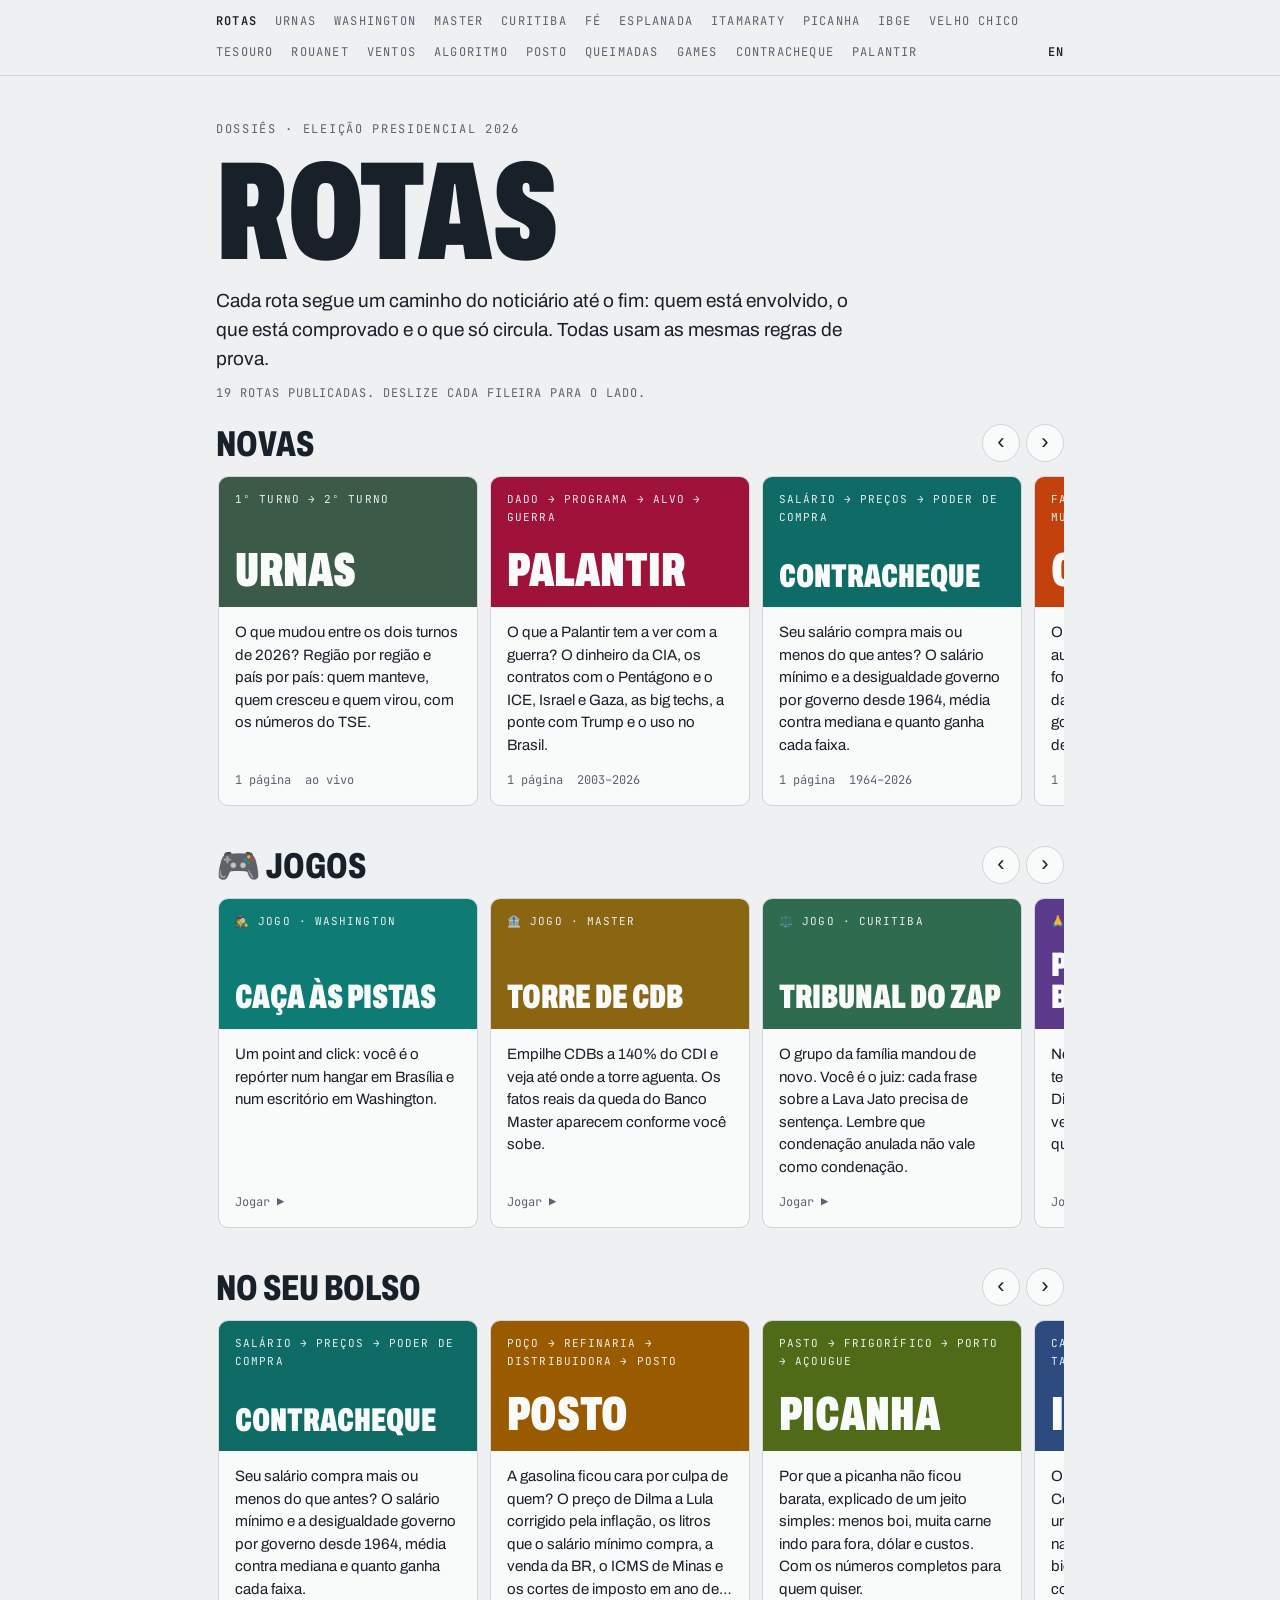
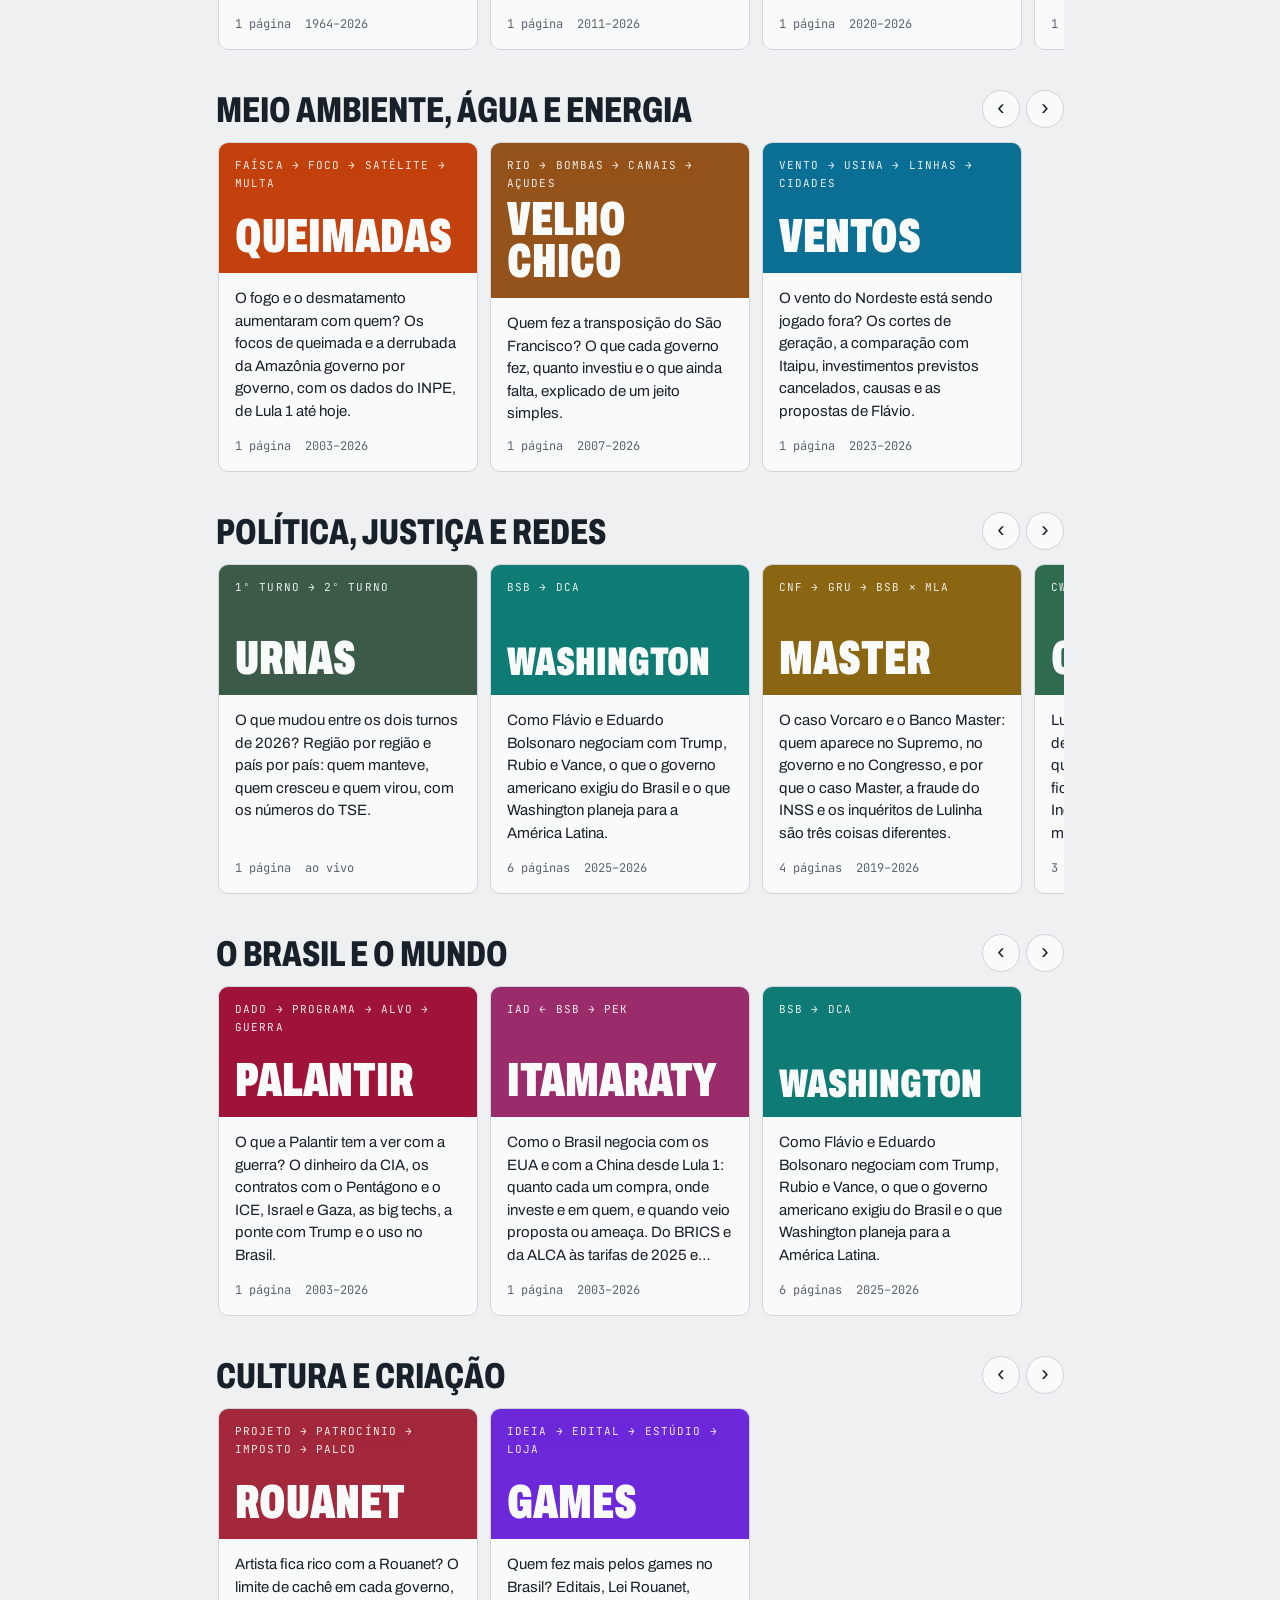
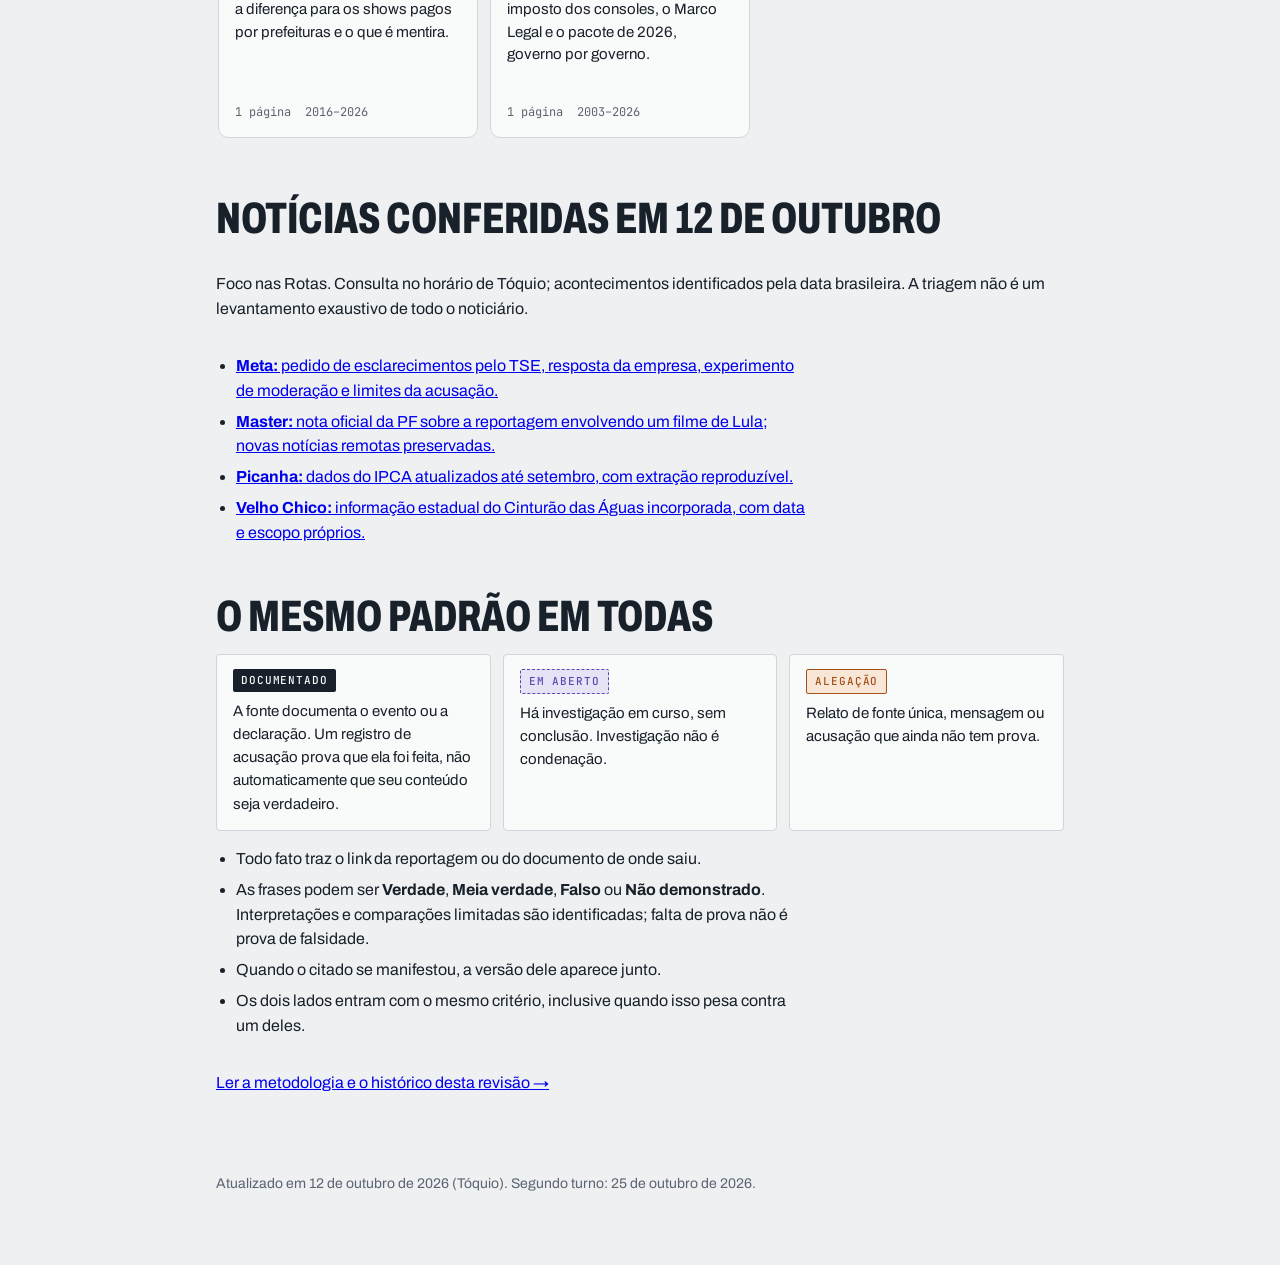
<file: index.html>
<!doctype html>
<html lang="pt-BR"><head><meta charset="utf-8"><meta name="viewport" content="width=device-width, initial-scale=1, viewport-fit=cover">
<title>Rotas</title>
<meta name="description" content="Dossiês sobre a eleição de 2026, cada um seguindo uma rota: Washington, Master, Curitiba, Fé, Esplanada, Itamaraty, Picanha, IBGE, Velho Chico, Tesouro, Rouanet, Ventos, Algoritmo, Posto, Queimadas, Games, Contracheque e Palantir. Todos com fontes e o mesmo padrão de etiquetas de comprovação.">
<style>:root{color-scheme:light;padding-top:env(safe-area-inset-top,0px);padding-bottom:env(safe-area-inset-bottom,0px)}img{max-width:100%}[hidden]{display:none!important}</style>
<link rel="preconnect" href="https://fonts.googleapis.com">
<link rel="stylesheet" href="https://fonts.googleapis.com/css2?family=Archivo:wdth,wght@62..125,400..900&family=Source+Serif+4:opsz,wght@8..60,400;8..60,600&family=JetBrains+Mono:wght@400;500;600&display=swap">
<style>
/* Layout: shelves of dossier cards, Netflix style. Each card in the dossier's own colour; the same dossier can sit on more than one shelf. Below, the news check and the shared evidence standard. */
:root{
  --bg:#eef0f1; --paper:#f9fafa; --ink:#18202a; --muted:#5a6470; --line:#cfd5db;
  --accent:#18202a;
  --r-washington:#0e7c74; --r-master:#8a6512; --r-curitiba:#2f6b4f; --r-fe:#5b3a8c; --r-esplanada:#a8431e; --r-itamaraty:#9b2c6b; --r-picanha:#4f6b17; --r-ibge:#2c4a7e; --r-velho-chico:#94531a; --r-tesouro:#4b5563; --r-rouanet:#a3283c; --r-ventos:#0b6f94; --r-algoritmo:#4338ca; --r-posto:#9a5b00; --r-queimadas:#c2410c; --r-games:#6d28d9; --r-contracheque:#0f6b66; --r-palantir:#9f1239;
  --doc:#18202a; --alleg:#a3501a; --alleg-soft:#f8e6d7; --open:#5b4bb0; --open-soft:#e7e3f6;
  --display:"Archivo","Arial Narrow",Impact,sans-serif;
  --ui:"Archivo",system-ui,-apple-system,"Segoe UI",sans-serif;
  --mono:"JetBrains Mono",ui-monospace,Menlo,Consolas,monospace;
}
@media (prefers-color-scheme:dark){:root:not([data-theme="light"]){
  --bg:#10151b; --paper:#171e26; --ink:#e6eaef; --muted:#9aa5b1; --line:#2a333d; --accent:#e6eaef;
  --r-washington:#4cc3b6; --r-master:#e0b552; --r-curitiba:#6cc79a; --r-fe:#b79be6; --r-esplanada:#e98a5f; --r-itamaraty:#e58ab8; --r-picanha:#a9c95a; --r-ibge:#8fb0e6; --r-velho-chico:#e8a46a; --r-tesouro:#aab3bf; --r-rouanet:#f08f9c; --r-ventos:#5cc4e8; --r-algoritmo:#a5b4fc; --r-posto:#f0b75a; --r-queimadas:#fb923c; --r-games:#c4b5fd; --r-contracheque:#5fd0c8; --r-palantir:#fda4af;
  --doc:#e6eaef; --alleg:#f0a066; --alleg-soft:#3a2516; --open:#ab9ff0; --open-soft:#29254a; color-scheme:dark}}
:root[data-theme="dark"]{
  --bg:#10151b; --paper:#171e26; --ink:#e6eaef; --muted:#9aa5b1; --line:#2a333d; --accent:#e6eaef;
  --r-washington:#4cc3b6; --r-master:#e0b552; --r-curitiba:#6cc79a; --r-fe:#b79be6; --r-esplanada:#e98a5f; --r-itamaraty:#e58ab8; --r-picanha:#a9c95a; --r-ibge:#8fb0e6; --r-velho-chico:#e8a46a; --r-tesouro:#aab3bf; --r-rouanet:#f08f9c; --r-ventos:#5cc4e8; --r-algoritmo:#a5b4fc; --r-posto:#f0b75a; --r-queimadas:#fb923c; --r-games:#c4b5fd; --r-contracheque:#5fd0c8; --r-palantir:#fda4af;
  --doc:#e6eaef; --alleg:#f0a066; --alleg-soft:#3a2516; --open:#ab9ff0; --open-soft:#29254a; color-scheme:dark}
*{box-sizing:border-box}
body{margin:0;background:var(--bg);color:var(--ink);font-family:var(--ui);font-size:16px;line-height:1.55}
.wrap{max-width:880px;margin:0 auto;padding-inline:16px}
header{padding-block:44px 10px;display:grid;gap:16px}
.kicker{font-family:var(--mono);font-size:12px;letter-spacing:.14em;text-transform:uppercase;color:var(--muted)}
h1{font-family:var(--display);font-stretch:62%;font-weight:900;font-size:clamp(72px,17vw,140px);line-height:.82;margin:0;text-transform:uppercase}
.lede{font-size:19px;max-width:60ch;margin:0}
h2{font-family:var(--display);font-stretch:70%;font-weight:800;font-size:clamp(30px,6vw,44px);line-height:1;margin:0;text-transform:uppercase}

/* shelves: rows of cards that slide sideways */
.count{margin:0;font-family:var(--mono);font-size:12px;letter-spacing:.08em;text-transform:uppercase;color:var(--muted)}
.shelf{padding-block:22px 4px;display:grid;gap:10px}
.sh-head{display:flex;align-items:end;justify-content:space-between;gap:12px}
.shelf h2{font-size:clamp(26px,5vw,36px)}
.arrows{display:flex;gap:6px}
.ar{width:38px;height:38px;border-radius:50%;border:1px solid var(--line);background:var(--paper);color:var(--ink);font-size:22px;line-height:1;cursor:pointer;display:grid;place-items:center;padding:0 0 3px}
.ar:hover{border-color:var(--ink)}
.ar:focus-visible{outline:3px solid var(--ink);outline-offset:2px}
.row{display:grid;grid-auto-flow:column;grid-auto-columns:min(78%,260px);gap:12px;overflow-x:auto;scroll-snap-type:x mandatory;scroll-padding-inline:2px;padding:4px 2px 14px;scrollbar-width:thin;overscroll-behavior-x:contain}
.card{scroll-snap-align:start;display:grid;grid-template-rows:auto 1fr;background:var(--paper);border:1px solid var(--line);border-radius:10px;overflow:hidden;text-decoration:none;color:var(--ink);min-height:330px;transition:transform .18s,box-shadow .18s}
.card:hover,.card:focus-visible{transform:translateY(-4px);box-shadow:0 10px 22px rgba(0,0,0,.14)}
.card:focus-visible{outline:3px solid var(--c);outline-offset:2px}
.card .band{background:var(--c);color:var(--paper);padding:14px 16px 16px;display:grid;gap:6px;min-height:130px;align-content:space-between}
.card .code{font-family:var(--mono);font-size:11px;letter-spacing:.1em;text-transform:uppercase;opacity:.92}
.card strong{font-family:var(--display);font-stretch:62%;font-weight:900;font-size:48px;line-height:.88;text-transform:uppercase;overflow-wrap:anywhere}
.card .txt{padding:14px 16px 16px;display:grid;gap:10px;align-content:space-between}
.card p{margin:0;font-size:15px;line-height:1.5;color:var(--ink);display:-webkit-box;-webkit-line-clamp:6;-webkit-box-orient:vertical;overflow:hidden}
.card.game strong{font-size:34px;line-height:.95}
.card .meta{font-family:var(--mono);font-size:12px;color:var(--muted);display:flex;flex-wrap:wrap;gap:4px 14px}
@media (max-width:640px){.arrows{display:none}}
.card strong.long{font-size:40px}
@media (prefers-reduced-motion:reduce){.card{transition:none}.card:hover{transform:none}}

/* shared standard */
.std{padding-block:40px 8px;display:grid;gap:16px}
.tags{display:grid;grid-template-columns:repeat(auto-fit,minmax(220px,1fr));gap:12px}
.tag{background:var(--paper);border:1px solid var(--line);border-radius:4px;padding:14px 16px;display:grid;gap:8px;align-content:start}
.tag p{margin:0;font-size:15px}
.ev{justify-self:start;font-family:var(--mono);font-size:11px;letter-spacing:.08em;text-transform:uppercase;padding:3px 8px;border-radius:2px;font-weight:500}
.ev.doc{background:var(--doc);color:var(--paper)}
.ev.open{background:var(--open-soft);color:var(--open);border:1px dashed var(--open)}
.ev.alleg{background:var(--alleg-soft);color:var(--alleg);border:1px solid var(--alleg)}
.rules{margin:0;padding-left:20px;display:grid;gap:6px;max-width:66ch}
footer{padding-block:40px 56px;color:var(--muted);font-size:14px}
</style>
</head><body>
<style>/* barra comum das Rotas */.rotas-bar .rb-lang{margin-left:auto;color:var(--accent);font-weight:600}.rotas-bar{border-bottom:1px solid var(--line);background:var(--bg);font-family:var(--mono);font-size:12px;letter-spacing:.1em;text-transform:uppercase}.rotas-bar>div{max-width:880px;margin:0 auto;padding:10px 16px;display:flex;flex-wrap:wrap;align-items:center;gap:6px 18px}.rotas-bar a{color:var(--muted);text-decoration:none;padding-block:2px;border-bottom:2px solid transparent}.rotas-bar a:hover{color:var(--ink)}.rotas-bar a[aria-current]{color:var(--ink);border-bottom-color:var(--accent)}.rotas-bar .rb-home{color:var(--accent);font-weight:600}.rotas-bar a:focus-visible{outline:3px solid var(--accent);outline-offset:2px}</style><nav class="rotas-bar" aria-label="Rotas"><div><a class="rb-home" href="https://fcarvalhodev.github.io/rotas/">Rotas</a><a href="https://fcarvalhodev.github.io/rota-das-urnas/">Urnas</a><a href="https://fcarvalhodev.github.io/rota-washington/">Washington</a><a href="https://fcarvalhodev.github.io/rota-master/">Master</a><a href="https://fcarvalhodev.github.io/rota-curitiba/">Curitiba</a><a href="https://fcarvalhodev.github.io/rota-da-fe/">Fé</a><a href="https://fcarvalhodev.github.io/rota-esplanada/">Esplanada</a><a href="https://fcarvalhodev.github.io/rota-itamaraty/">Itamaraty</a><a href="https://fcarvalhodev.github.io/rota-da-picanha/">Picanha</a><a href="https://fcarvalhodev.github.io/rota-do-ibge/">IBGE</a><a href="https://fcarvalhodev.github.io/rota-velho-chico/">Velho Chico</a><a href="https://fcarvalhodev.github.io/rota-do-tesouro/">Tesouro</a><a href="https://fcarvalhodev.github.io/rota-rouanet/">Rouanet</a><a href="https://fcarvalhodev.github.io/rota-dos-ventos/">Ventos</a><a href="https://fcarvalhodev.github.io/rota-do-algoritmo/">Algoritmo</a><a href="https://fcarvalhodev.github.io/rota-do-posto/">Posto</a><a href="https://fcarvalhodev.github.io/rota-das-queimadas/">Queimadas</a><a href="https://fcarvalhodev.github.io/rota-dos-games/">Games</a><a href="https://fcarvalhodev.github.io/rota-do-contracheque/">Contracheque</a><a href="https://fcarvalhodev.github.io/rota-palantir/">Palantir</a><a class="rb-lang" href="en/" hreflang="en" lang="en">EN</a></div></nav>


<header class="wrap">
  <div class="kicker">Dossiês · Eleição presidencial 2026</div>
  <h1>Rotas</h1>
  <p class="lede">Cada rota segue um caminho do noticiário até o fim: quem está envolvido, o que está comprovado e o que só circula. Todas usam as mesmas regras de prova.</p>
</header>

<main class="wrap">
  <p class="count">19 rotas publicadas. Deslize cada fileira para o lado.</p>
  <section class="shelf" aria-labelledby="sh-novas">
    <div class="sh-head"><h2 id="sh-novas">Novas</h2><span class="arrows"><button type="button" class="ar" data-d="-1" aria-label="Voltar">‹</button><button type="button" class="ar" data-d="1" aria-label="Avançar">›</button></span></div>
    <div class="row" role="list">
      <a class="card" style="--c:#3c5a48" href="https://fcarvalhodev.github.io/rota-das-urnas/"><span class="band"><span class="code">1º turno → 2º turno</span><strong>Urnas</strong></span><span class="txt"><p>O que mudou entre os dois turnos de 2026? Região por região e país por país: quem manteve, quem cresceu e quem virou, com os números do TSE.</p><span class="meta"><span>1 página</span><span>ao vivo</span></span></span></a>
      <a class="card" style="--c:var(--r-palantir)" href="https://fcarvalhodev.github.io/rota-palantir/"><span class="band"><span class="code">Dado → programa → alvo → guerra</span><strong>Palantir</strong></span><span class="txt"><p>O que a Palantir tem a ver com a guerra? O dinheiro da CIA, os contratos com o Pentágono e o ICE, Israel e Gaza, as big techs, a ponte com Trump e o uso no Brasil.</p><span class="meta"><span>1 página</span><span>2003–2026</span></span></span></a>
      <a class="card" style="--c:var(--r-contracheque)" href="https://fcarvalhodev.github.io/rota-do-contracheque/"><span class="band"><span class="code">Salário → preços → poder de compra</span><strong style="font-size:33px">Contracheque</strong></span><span class="txt"><p>Seu salário compra mais ou menos do que antes? O salário mínimo e a desigualdade governo por governo desde 1964, média contra mediana e quanto ganha cada faixa.</p><span class="meta"><span>1 página</span><span>1964–2026</span></span></span></a>
      <a class="card" style="--c:var(--r-queimadas)" href="https://fcarvalhodev.github.io/rota-das-queimadas/"><span class="band"><span class="code">Faísca → foco → satélite → multa</span><strong>Queimadas</strong></span><span class="txt"><p>O fogo e o desmatamento aumentaram com quem? Os focos de queimada e a derrubada da Amazônia governo por governo, com os dados do INPE, de Lula 1 até hoje.</p><span class="meta"><span>1 página</span><span>2003–2026</span></span></span></a>
      <a class="card" style="--c:var(--r-games)" href="https://fcarvalhodev.github.io/rota-dos-games/"><span class="band"><span class="code">Ideia → edital → estúdio → loja</span><strong>Games</strong></span><span class="txt"><p>Quem fez mais pelos games no Brasil? Editais, Lei Rouanet, imposto dos consoles, o Marco Legal e o pacote de 2026, governo por governo.</p><span class="meta"><span>1 página</span><span>2003–2026</span></span></span></a>
      <a class="card" style="--c:var(--r-posto)" href="https://fcarvalhodev.github.io/rota-do-posto/"><span class="band"><span class="code">Poço → refinaria → distribuidora → posto</span><strong>Posto</strong></span><span class="txt"><p>A gasolina ficou cara por culpa de quem? O preço de Dilma a Lula corrigido pela inflação, os litros que o salário mínimo compra, a venda da BR, o ICMS de Minas e os cortes de imposto em ano de eleição.</p><span class="meta"><span>1 página</span><span>2011–2026</span></span></span></a>
      <a class="card" style="--c:var(--r-algoritmo)" href="https://fcarvalhodev.github.io/rota-do-algoritmo/"><span class="band"><span class="code">Post → regra → bloqueio → recurso</span><strong>Algoritmo</strong></span><span class="txt"><p>A Meta derruba mais contas da esquerda? O de-para entre os dois lados: contas banidas, os 1.121 relatos de apoiadores de Lula, o engajamento fora da curva de Nikolas Ferreira e os dados que o TSE pediu.</p><span class="meta"><span>1 página</span><span>2020–2026</span></span></span></a>
    </div>
  </section>
  <section class="shelf" aria-labelledby="sh-jogos">
    <div class="sh-head"><h2 id="sh-jogos">🎮 Jogos</h2><span class="arrows"><button type="button" class="ar" data-d="-1" aria-label="Voltar">‹</button><button type="button" class="ar" data-d="1" aria-label="Avançar">›</button></span></div>
    <div class="row" role="list">
      <a class="card game" style="--c:var(--r-washington)" href="https://fcarvalhodev.github.io/rota-washington/jogo.html"><span class="band"><span class="code">🕵️ Jogo · washington</span><strong>Caça às Pistas</strong></span><span class="txt"><p>Um point and click: você é o repórter num hangar em Brasília e num escritório em Washington.</p><span class="meta"><span>Jogar ▶</span></span></span></a>
      <a class="card game" style="--c:var(--r-master)" href="https://fcarvalhodev.github.io/rota-master/jogo.html"><span class="band"><span class="code">🏦 Jogo · master</span><strong>Torre de CDB</strong></span><span class="txt"><p>Empilhe CDBs a 140% do CDI e veja até onde a torre aguenta. Os fatos reais da queda do Banco Master aparecem conforme você sobe.</p><span class="meta"><span>Jogar ▶</span></span></span></a>
      <a class="card game" style="--c:var(--r-curitiba)" href="https://fcarvalhodev.github.io/rota-curitiba/jogo.html"><span class="band"><span class="code">⚖️ Jogo · curitiba</span><strong>Tribunal do Zap</strong></span><span class="txt"><p>O grupo da família mandou de novo. Você é o juiz: cada frase sobre a Lava Jato precisa de sentença. Lembre que condenação anulada não vale como condenação.</p><span class="meta"><span>Jogar ▶</span></span></span></a>
      <a class="card game" style="--c:var(--r-fe)" href="https://fcarvalhodev.github.io/rota-da-fe/jogo.html"><span class="band"><span class="code">🙏 Jogo · da fe</span><strong>Profecia ou Boato?</strong></span><span class="txt"><p>No culto do zap, tem profecia e tem boato sobre religião e política. Discerna os espíritos: qual é verdade, qual é meia verdade e qual é falso testemunho?</p><span class="meta"><span>Jogar ▶</span></span></span></a>
      <a class="card game" style="--c:var(--r-picanha)" href="https://fcarvalhodev.github.io/rota-da-picanha/jogo.html"><span class="band"><span class="code">🐄 Jogo · da picanha</span><strong>O Ciclo do Boi</strong></span><span class="txt"><p>Cuide de uma fazenda de 2022 a 2026 e decida quando vender as vacas. Prometer picanha barata não muda nada; o boi não ouve candidato.</p><span class="meta"><span>Jogar ▶</span></span></span></a>
      <a class="card game" style="--c:var(--r-queimadas)" href="https://fcarvalhodev.github.io/rota-das-queimadas/jogo.html"><span class="band"><span class="code">🔥 Jogo · das queimadas</span><strong>Brigadista</strong></span><span class="txt"><p>Apague o fogo em sete anos reais, com a quantidade de focos que o INPE contou, enquanto governo e oposição trocam culpas.</p><span class="meta"><span>Jogar ▶</span></span></span></a>
      <a class="card game" style="--c:var(--r-algoritmo)" href="https://fcarvalhodev.github.io/rota-do-algoritmo/jogo.html"><span class="band"><span class="code">📱 Jogo · do algoritmo</span><strong>Você é o Algoritmo</strong></span><span class="txt"><p>Arraste os posts para cima ou para baixo, com um acionista cobrando tempo de tela. No fim, tente abrir o cofre com os dados que só a Meta tem.</p><span class="meta"><span>Jogar ▶</span></span></span></a>
      <a class="card game" style="--c:var(--r-contracheque)" href="https://fcarvalhodev.github.io/rota-do-contracheque/jogo.html"><span class="band"><span class="code">💸 Jogo · do contracheque</span><strong>Mais ou Menos?</strong></span><span class="txt"><p>Dois anos, um salário mínimo. Em qual deles o mínimo comprava mais? Depois, confira as frases sobre renda que circulam por aí.</p><span class="meta"><span>Jogar ▶</span></span></span></a>
      <a class="card game" style="--c:var(--r-ibge)" href="https://fcarvalhodev.github.io/rota-do-ibge/jogo.html"><span class="band"><span class="code">📋 Jogo · do ibge</span><strong>Entrevistador por um Dia</strong></span><span class="txt"><p>Você bate na porta com a prancheta do IBGE. Cada morador conta a sua semana. Classifique como manda a regra, que é a mesma desde 2012. Depois, confira os boatos sobre o desemprego.</p><span class="meta"><span>Jogar ▶</span></span></span></a>
      <a class="card game" style="--c:var(--r-posto)" href="https://fcarvalhodev.github.io/rota-do-posto/jogo.html"><span class="band"><span class="code">⛽ Jogo · do posto</span><strong>Baixa Esse Preço!</strong></span><span class="txt"><p>Você é o presidente a quatro meses da eleição. Tente baixar a gasolina e descubra em qual pedaço do litro você manda de verdade.</p><span class="meta"><span>Jogar ▶</span></span></span></a>
      <a class="card game" style="--c:var(--r-tesouro)" href="https://fcarvalhodev.github.io/rota-do-tesouro/jogo.html"><span class="band"><span class="code">🏦 Jogo · do tesouro</span><strong>Calote ou Boato?</strong></span><span class="txt"><p>Todo mundo tem uma opinião sobre a dívida do Brasil. Você é o gerente: separe o risco real da conversa de calote.</p><span class="meta"><span>Jogar ▶</span></span></span></a>
      <a class="card game" style="--c:var(--r-games)" href="https://fcarvalhodev.github.io/rota-dos-games/jogo.html"><span class="band"><span class="code">🎮 Jogo · dos games</span><strong>Game Over pro Boato</strong></span><span class="txt"><p>Cada fase traz uma frase sobre incentivo aos games no Brasil. Derrote o chefão do boato sem gastar todas as vidas.</p><span class="meta"><span>Jogar ▶</span></span></span></a>
      <a class="card game" style="--c:var(--r-ventos)" href="https://fcarvalhodev.github.io/rota-dos-ventos/jogo.html"><span class="band"><span class="code">🌬️ Jogo · dos ventos</span><strong>Vento ou Lorota?</strong></span><span class="txt"><p>O vento do Nordeste gera energia e também muita conversa. Sopre para longe o que é lorota.</p><span class="meta"><span>Jogar ▶</span></span></span></a>
      <a class="card game" style="--c:var(--r-esplanada)" href="https://fcarvalhodev.github.io/rota-esplanada/jogo.html"><span class="band"><span class="code">🧬 Jogo · esplanada</span><strong>Teste de DNA dos Programas</strong></span><span class="txt"><p>Todo programa social tem muitos pais na hora de pedir voto. Faça o teste de DNA: quem começou cada um? Depois, julgue as frases que circulam.</p><span class="meta"><span>Jogar ▶</span></span></span></a>
      <a class="card game" style="--c:var(--r-itamaraty)" href="https://fcarvalhodev.github.io/rota-itamaraty/jogo.html"><span class="band"><span class="code">🌐 Jogo · itamaraty</span><strong>Tio Sam ou Tio Xi?</strong></span><span class="txt"><p>Na mesa de negociação, todo mundo jura que o Brasil virou colônia de alguém. Você é o diplomata: confira os números e os boatos sobre EUA e China.</p><span class="meta"><span>Jogar ▶</span></span></span></a>
      <a class="card game" style="--c:var(--r-palantir)" href="https://fcarvalhodev.github.io/rota-palantir/jogo.html"><span class="band"><span class="code">📌 Jogo · palantir</span><strong>Quadro do Detetive</strong></span><span class="txt"><p>Ligue os alfinetes com barbante vermelho. Ligação com prova aguenta; sem prova, arrebenta. Até o tio do grupo vai entender.</p><span class="meta"><span>Jogar ▶</span></span></span></a>
      <a class="card game" style="--c:var(--r-rouanet)" href="https://fcarvalhodev.github.io/rota-rouanet/jogo.html"><span class="band"><span class="code">🎤 Jogo · rouanet</span><strong>Cachê ou Cascata?</strong></span><span class="txt"><p>No camarim das redes, a Lei Rouanet paga mansão, iate e show de milhão. Ou não. Separe o cachê de verdade da cascata.</p><span class="meta"><span>Jogar ▶</span></span></span></a>
      <a class="card game" style="--c:var(--r-velho-chico)" href="https://fcarvalhodev.github.io/rota-velho-chico/jogo.html"><span class="band"><span class="code">✂️ Jogo · velho chico</span><strong>Corte a Fita</strong></span><span class="txt"><p>Gire os canais para levar a água do São Francisco ao sertão e entregue a tesoura da inauguração para quem fez cada parte.</p><span class="meta"><span>Jogar ▶</span></span></span></a>
    </div>
  </section>
  <section class="shelf" aria-labelledby="sh-bolso">
    <div class="sh-head"><h2 id="sh-bolso">No seu bolso</h2><span class="arrows"><button type="button" class="ar" data-d="-1" aria-label="Voltar">‹</button><button type="button" class="ar" data-d="1" aria-label="Avançar">›</button></span></div>
    <div class="row" role="list">
      <a class="card" style="--c:var(--r-contracheque)" href="https://fcarvalhodev.github.io/rota-do-contracheque/"><span class="band"><span class="code">Salário → preços → poder de compra</span><strong style="font-size:33px">Contracheque</strong></span><span class="txt"><p>Seu salário compra mais ou menos do que antes? O salário mínimo e a desigualdade governo por governo desde 1964, média contra mediana e quanto ganha cada faixa.</p><span class="meta"><span>1 página</span><span>1964–2026</span></span></span></a>
      <a class="card" style="--c:var(--r-posto)" href="https://fcarvalhodev.github.io/rota-do-posto/"><span class="band"><span class="code">Poço → refinaria → distribuidora → posto</span><strong>Posto</strong></span><span class="txt"><p>A gasolina ficou cara por culpa de quem? O preço de Dilma a Lula corrigido pela inflação, os litros que o salário mínimo compra, a venda da BR, o ICMS de Minas e os cortes de imposto em ano de eleição.</p><span class="meta"><span>1 página</span><span>2011–2026</span></span></span></a>
      <a class="card" style="--c:var(--r-picanha)" href="https://fcarvalhodev.github.io/rota-da-picanha/"><span class="band"><span class="code">Pasto → frigorífico → porto → açougue</span><strong>Picanha</strong></span><span class="txt"><p>Por que a picanha não ficou barata, explicado de um jeito simples: menos boi, muita carne indo para fora, dólar e custos. Com os números completos para quem quiser.</p><span class="meta"><span>1 página</span><span>2020–2026</span></span></span></a>
      <a class="card" style="--c:var(--r-ibge)" href="https://fcarvalhodev.github.io/rota-do-ibge/"><span class="band"><span class="code">Casa → entrevista → PNAD → taxa</span><strong>IBGE</strong></span><span class="txt"><p>O desemprego caiu mesmo? Como o IBGE conta, explicado de um jeito simples, e o que é falso nas acusações: Bolsa Família, bico de uma hora e a "mudança na conta".</p><span class="meta"><span>1 página</span><span>2012–2026</span></span></span></a>
      <a class="card" style="--c:var(--r-tesouro)" href="https://fcarvalhodev.github.io/rota-do-tesouro/"><span class="band"><span class="code">Imposto → título → juros → quem recebe</span><strong>Tesouro</strong></span><span class="txt"><p>A dívida do Brasil é um perigo? Dever em reais ou em dólar, com Argentina e EUA de exemplo, os juros de R$ 1,18 trilhão, quem paga e quem recebe.</p><span class="meta"><span>1 página</span><span>2013–2026</span></span></span></a>
      <a class="card" style="--c:var(--r-esplanada)" href="https://fcarvalhodev.github.io/rota-esplanada/"><span class="band"><span class="code">1988 → 2003 → 2026</span><strong>Esplanada</strong></span><span class="txt"><p>Programas e benefícios federais desde a redemocratização: quem criou, quem ampliou e quem só trocou o nome. Bolsa Família, SUS, FIES, Pix, Auxílio Emergencial e mais, com o mesmo critério para todos os governos.</p><span class="meta"><span>1 página</span><span>1985–2026</span></span></span></a>
    </div>
  </section>
  <section class="shelf" aria-labelledby="sh-ambiente">
    <div class="sh-head"><h2 id="sh-ambiente">Meio ambiente, água e energia</h2><span class="arrows"><button type="button" class="ar" data-d="-1" aria-label="Voltar">‹</button><button type="button" class="ar" data-d="1" aria-label="Avançar">›</button></span></div>
    <div class="row" role="list">
      <a class="card" style="--c:var(--r-queimadas)" href="https://fcarvalhodev.github.io/rota-das-queimadas/"><span class="band"><span class="code">Faísca → foco → satélite → multa</span><strong>Queimadas</strong></span><span class="txt"><p>O fogo e o desmatamento aumentaram com quem? Os focos de queimada e a derrubada da Amazônia governo por governo, com os dados do INPE, de Lula 1 até hoje.</p><span class="meta"><span>1 página</span><span>2003–2026</span></span></span></a>
      <a class="card" style="--c:var(--r-velho-chico)" href="https://fcarvalhodev.github.io/rota-velho-chico/"><span class="band"><span class="code">Rio → bombas → canais → açudes</span><strong>Velho Chico</strong></span><span class="txt"><p>Quem fez a transposição do São Francisco? O que cada governo fez, quanto investiu e o que ainda falta, explicado de um jeito simples.</p><span class="meta"><span>1 página</span><span>2007–2026</span></span></span></a>
      <a class="card" style="--c:var(--r-ventos)" href="https://fcarvalhodev.github.io/rota-dos-ventos/"><span class="band"><span class="code">Vento → usina → linhas → cidades</span><strong>Ventos</strong></span><span class="txt"><p>O vento do Nordeste está sendo jogado fora? Os cortes de geração, a comparação com Itaipu, investimentos previstos cancelados, causas e as propostas de Flávio.</p><span class="meta"><span>1 página</span><span>2023–2026</span></span></span></a>
    </div>
  </section>
  <section class="shelf" aria-labelledby="sh-politica">
    <div class="sh-head"><h2 id="sh-politica">Política, Justiça e redes</h2><span class="arrows"><button type="button" class="ar" data-d="-1" aria-label="Voltar">‹</button><button type="button" class="ar" data-d="1" aria-label="Avançar">›</button></span></div>
    <div class="row" role="list">
      <a class="card" style="--c:#3c5a48" href="https://fcarvalhodev.github.io/rota-das-urnas/"><span class="band"><span class="code">1º turno → 2º turno</span><strong>Urnas</strong></span><span class="txt"><p>O que mudou entre os dois turnos de 2026? Região por região e país por país: quem manteve, quem cresceu e quem virou, com os números do TSE.</p><span class="meta"><span>1 página</span><span>ao vivo</span></span></span></a>
      <a class="card" style="--c:var(--r-washington)" href="https://fcarvalhodev.github.io/rota-washington/"><span class="band"><span class="code">BSB → DCA</span><strong class="long">Washington</strong></span><span class="txt"><p>Como Flávio e Eduardo Bolsonaro negociam com Trump, Rubio e Vance, o que o governo americano exigiu do Brasil e o que Washington planeja para a América Latina.</p><span class="meta"><span>6 páginas</span><span>2025–2026</span></span></span></a>
      <a class="card" style="--c:var(--r-master)" href="https://fcarvalhodev.github.io/rota-master/"><span class="band"><span class="code">CNF → GRU → BSB ✕ MLA</span><strong>Master</strong></span><span class="txt"><p>O caso Vorcaro e o Banco Master: quem aparece no Supremo, no governo e no Congresso, e por que o caso Master, a fraude do INSS e os inquéritos de Lulinha são três coisas diferentes.</p><span class="meta"><span>4 páginas</span><span>2019–2026</span></span></span></a>
      <a class="card" style="--c:var(--r-curitiba)" href="https://fcarvalhodev.github.io/rota-curitiba/"><span class="band"><span class="code">CWB → POA → CWB → BSB</span><strong>Curitiba</strong></span><span class="txt"><p>Lula e Lulinha na Lava Jato e depois dela: o que acusaram, o que a Justiça decidiu e o que ficou, processo por processo. Inclui o que pesa contra, com o mesmo critério.</p><span class="meta"><span>3 páginas</span><span>2012–2026</span></span></span></a>
      <a class="card" style="--c:var(--r-algoritmo)" href="https://fcarvalhodev.github.io/rota-do-algoritmo/"><span class="band"><span class="code">Post → regra → bloqueio → recurso</span><strong>Algoritmo</strong></span><span class="txt"><p>A Meta derruba mais contas da esquerda? O de-para entre os dois lados: contas banidas, os 1.121 relatos de apoiadores de Lula, o engajamento fora da curva de Nikolas Ferreira e os dados que o TSE pediu.</p><span class="meta"><span>1 página</span><span>2020–2026</span></span></span></a>
      <a class="card" style="--c:var(--r-fe)" href="https://fcarvalhodev.github.io/rota-da-fe/"><span class="band"><span class="code">FCO → MDE → DCA → BSB → CNF</span><strong>Fé</strong></span><span class="txt"><p>Como a religião entra na política brasileira, pelos dois lados, e onde a lei põe o limite: da Teologia da Libertação à bancada evangélica e à Lagoinha.</p><span class="meta"><span>1 página</span><span>1962–2026</span></span></span></a>
    </div>
  </section>
  <section class="shelf" aria-labelledby="sh-mundo">
    <div class="sh-head"><h2 id="sh-mundo">O Brasil e o mundo</h2><span class="arrows"><button type="button" class="ar" data-d="-1" aria-label="Voltar">‹</button><button type="button" class="ar" data-d="1" aria-label="Avançar">›</button></span></div>
    <div class="row" role="list">
      <a class="card" style="--c:var(--r-palantir)" href="https://fcarvalhodev.github.io/rota-palantir/"><span class="band"><span class="code">Dado → programa → alvo → guerra</span><strong>Palantir</strong></span><span class="txt"><p>O que a Palantir tem a ver com a guerra? O dinheiro da CIA, os contratos com o Pentágono e o ICE, Israel e Gaza, as big techs, a ponte com Trump e o uso no Brasil.</p><span class="meta"><span>1 página</span><span>2003–2026</span></span></span></a>
      <a class="card" style="--c:var(--r-itamaraty)" href="https://fcarvalhodev.github.io/rota-itamaraty/"><span class="band"><span class="code">IAD ← BSB → PEK</span><strong>Itamaraty</strong></span><span class="txt"><p>Como o Brasil negocia com os EUA e com a China desde Lula 1: quanto cada um compra, onde investe e em quem, e quando veio proposta ou ameaça. Do BRICS e da ALCA às tarifas de 2025 e 2026.</p><span class="meta"><span>1 página</span><span>2003–2026</span></span></span></a>
      <a class="card" style="--c:var(--r-washington)" href="https://fcarvalhodev.github.io/rota-washington/"><span class="band"><span class="code">BSB → DCA</span><strong class="long">Washington</strong></span><span class="txt"><p>Como Flávio e Eduardo Bolsonaro negociam com Trump, Rubio e Vance, o que o governo americano exigiu do Brasil e o que Washington planeja para a América Latina.</p><span class="meta"><span>6 páginas</span><span>2025–2026</span></span></span></a>
    </div>
  </section>
  <section class="shelf" aria-labelledby="sh-cultura">
    <div class="sh-head"><h2 id="sh-cultura">Cultura e criação</h2><span class="arrows"><button type="button" class="ar" data-d="-1" aria-label="Voltar">‹</button><button type="button" class="ar" data-d="1" aria-label="Avançar">›</button></span></div>
    <div class="row" role="list">
      <a class="card" style="--c:var(--r-rouanet)" href="https://fcarvalhodev.github.io/rota-rouanet/"><span class="band"><span class="code">Projeto → patrocínio → imposto → palco</span><strong>Rouanet</strong></span><span class="txt"><p>Artista fica rico com a Rouanet? O limite de cachê em cada governo, a diferença para os shows pagos por prefeituras e o que é mentira.</p><span class="meta"><span>1 página</span><span>2016–2026</span></span></span></a>
      <a class="card" style="--c:var(--r-games)" href="https://fcarvalhodev.github.io/rota-dos-games/"><span class="band"><span class="code">Ideia → edital → estúdio → loja</span><strong>Games</strong></span><span class="txt"><p>Quem fez mais pelos games no Brasil? Editais, Lei Rouanet, imposto dos consoles, o Marco Legal e o pacote de 2026, governo por governo.</p><span class="meta"><span>1 página</span><span>2003–2026</span></span></span></a>
    </div>
  </section>

<section class="std" aria-labelledby="h-noticias-outubro"><h2 id="h-noticias-outubro">Notícias conferidas em 12 de outubro</h2>
<p>Foco nas Rotas. Consulta no horário de Tóquio; acontecimentos identificados pela data brasileira. A triagem não é um levantamento exaustivo de todo o noticiário.</p>
<ul class="rules"><li><a href="https://fcarvalhodev.github.io/rota-washington/bigtechs.html#meta-2026"><b>Meta:</b> pedido de esclarecimentos pelo TSE, resposta da empresa, experimento de moderação e limites da acusação.</a></li>
<li><a href="https://fcarvalhodev.github.io/rota-master/"><b>Master:</b> nota oficial da PF sobre a reportagem envolvendo um filme de Lula; novas notícias remotas preservadas.</a></li>
<li><a href="https://fcarvalhodev.github.io/rota-da-picanha/#h-ipca-setembro"><b>Picanha:</b> dados do IPCA atualizados até setembro, com extração reproduzível.</a></li>
<li><a href="https://fcarvalhodev.github.io/rota-velho-chico/#h-cac-outubro"><b>Velho Chico:</b> informação estadual do Cinturão das Águas incorporada, com data e escopo próprios.</a></li></ul></section>

  <section class="std" aria-labelledby="h-std">
    <h2 id="h-std">O mesmo padrão em todas</h2>
    <div class="tags">
      <div class="tag"><span class="ev doc">Documentado</span><p>A fonte documenta o evento ou a declaração. Um registro de acusação prova que ela foi feita, não automaticamente que seu conteúdo seja verdadeiro.</p></div>
      <div class="tag"><span class="ev open">Em aberto</span><p>Há investigação em curso, sem conclusão. Investigação não é condenação.</p></div>
      <div class="tag"><span class="ev alleg">Alegação</span><p>Relato de fonte única, mensagem ou acusação que ainda não tem prova.</p></div>
    </div>
    <ul class="rules">
      <li>Todo fato traz o link da reportagem ou do documento de onde saiu.</li>
      <li>As frases podem ser <b>Verdade</b>, <b>Meia verdade</b>, <b>Falso</b> ou <b>Não demonstrado</b>. Interpretações e comparações limitadas são identificadas; falta de prova não é prova de falsidade.</li>
      <li>Quando o citado se manifestou, a versão dele aparece junto.</li>
      <li>Os dois lados entram com o mesmo critério, inclusive quando isso pesa contra um deles.</li>
    </ul>
    <p><a href="metodologia.html">Ler a metodologia e o histórico desta revisão →</a></p>
  </section>

  <footer><p>Atualizado em 12 de outubro de 2026 (Tóquio). Segundo turno: 25 de outubro de 2026.</p></footer>
</main>
<script>
document.querySelectorAll('.shelf').forEach(sh=>{const row=sh.querySelector('.row');sh.querySelectorAll('.ar').forEach(b=>b.addEventListener('click',()=>{row.scrollBy({left:(+b.dataset.d)*row.clientWidth*.9,behavior:matchMedia('(prefers-reduced-motion: reduce)').matches?'auto':'smooth'})}))});
</script>
</body></html>
</file>
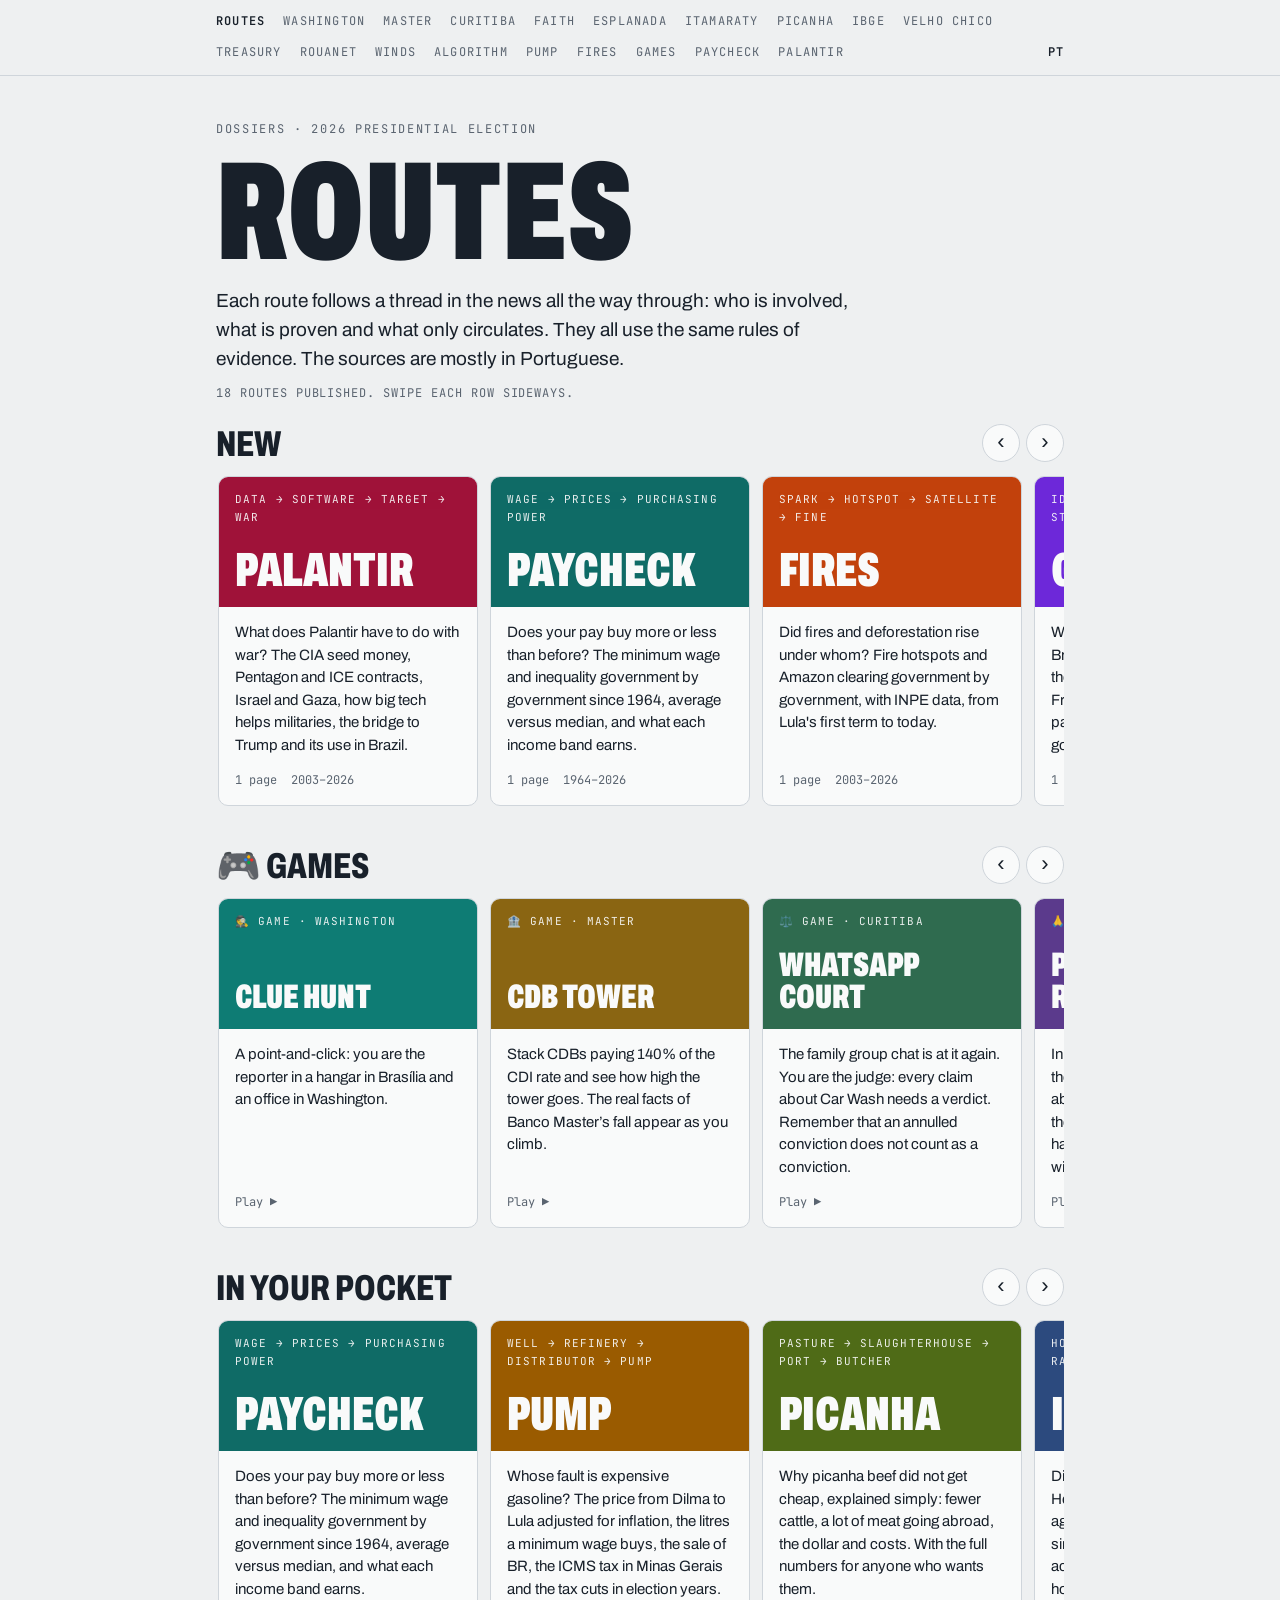
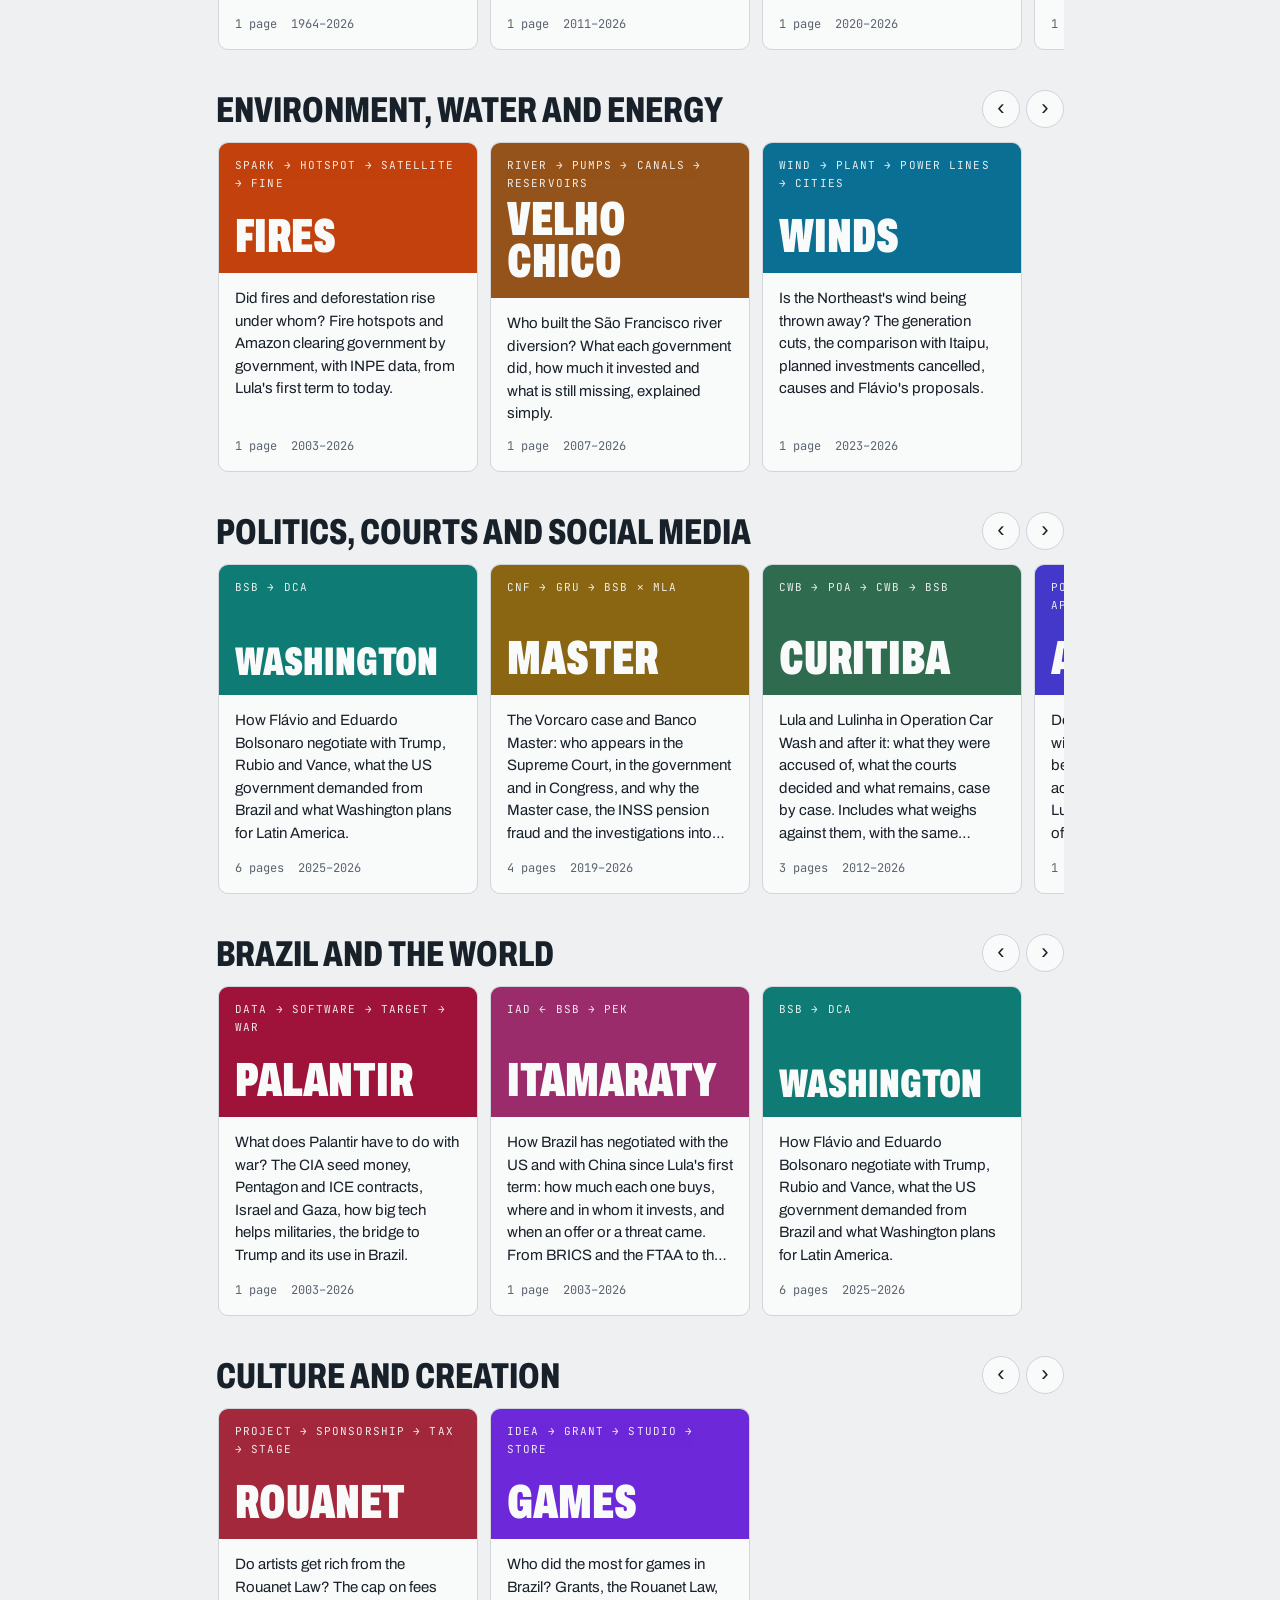
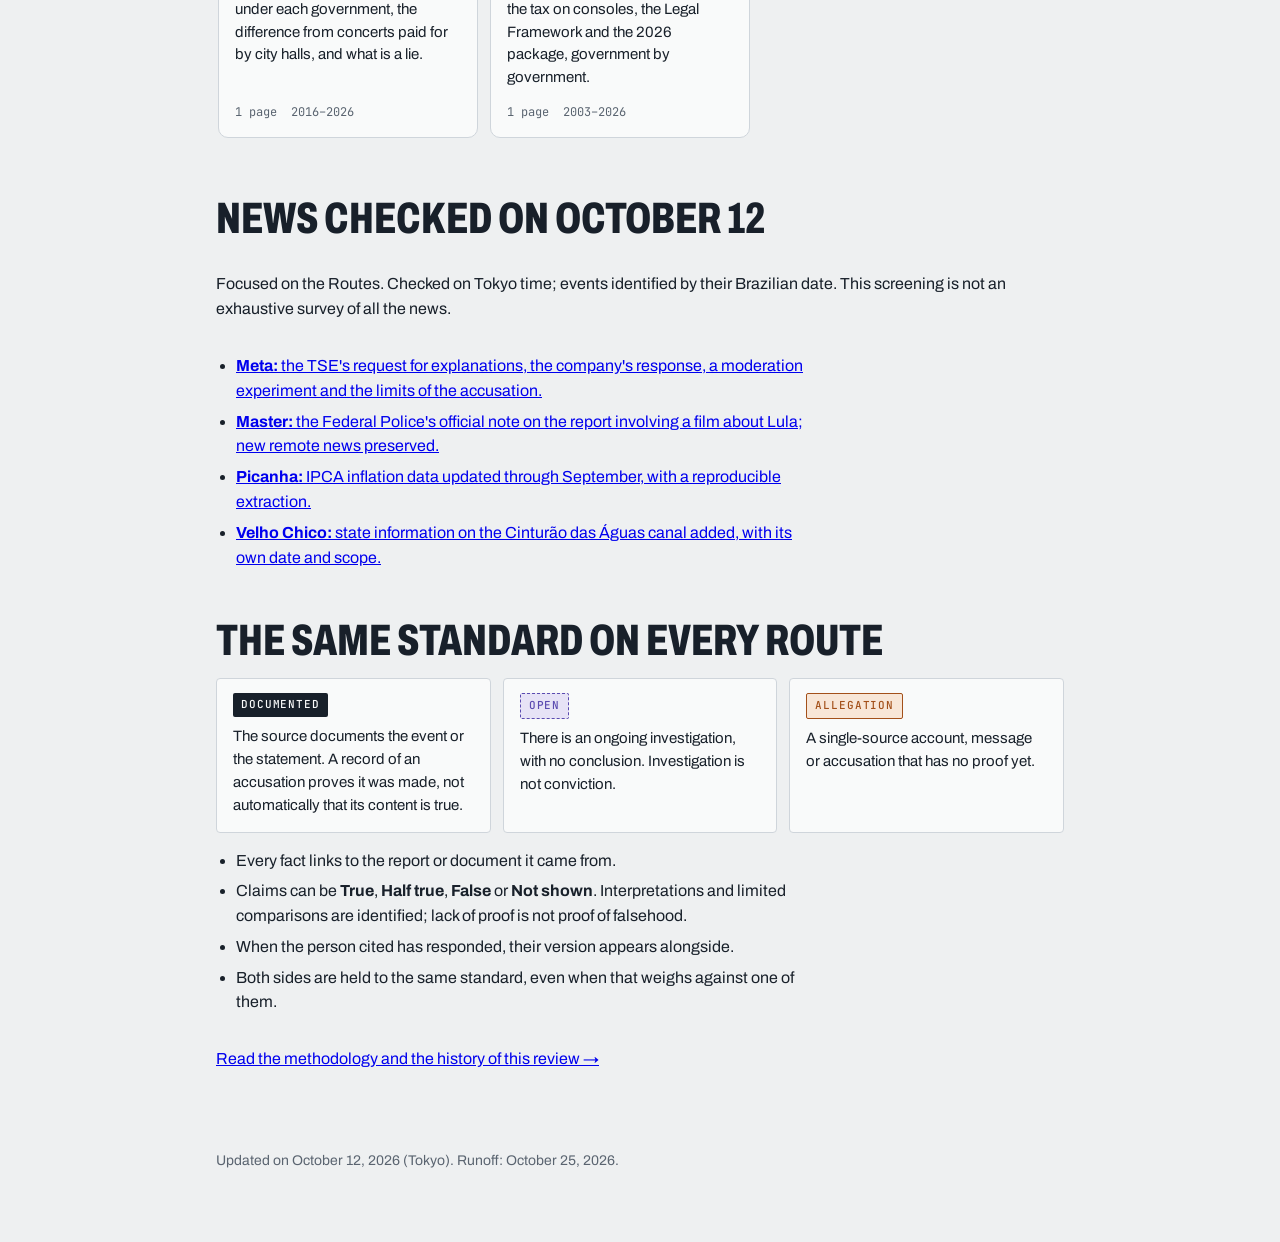
<file: en/index.html>
<!doctype html>
<html lang="en"><head><meta charset="utf-8"><meta name="viewport" content="width=device-width, initial-scale=1, viewport-fit=cover">
<title>Routes</title>
<meta name="description" content="Dossiers on Brazil's 2026 election, each following a route: Washington, Master, Curitiba, Faith, Esplanada, Itamaraty, Picanha, IBGE, Velho Chico, Treasury, Rouanet, Winds, Algorithm, Pump, Fires, Games, Paycheck and Palantir. All with sources and the same evidence labels.">
<style>:root{color-scheme:light;padding-top:env(safe-area-inset-top,0px);padding-bottom:env(safe-area-inset-bottom,0px)}img{max-width:100%}[hidden]{display:none!important}</style>
<link rel="preconnect" href="https://fonts.googleapis.com">
<link rel="stylesheet" href="https://fonts.googleapis.com/css2?family=Archivo:wdth,wght@62..125,400..900&family=Source+Serif+4:opsz,wght@8..60,400;8..60,600&family=JetBrains+Mono:wght@400;500;600&display=swap">
<style>
/* Layout: shelves of dossier cards, Netflix style. Each card in the dossier's own colour; the same dossier can sit on more than one shelf. Below, the news check and the shared evidence standard. */
:root{
  --bg:#eef0f1; --paper:#f9fafa; --ink:#18202a; --muted:#5a6470; --line:#cfd5db;
  --accent:#18202a;
  --r-washington:#0e7c74; --r-master:#8a6512; --r-curitiba:#2f6b4f; --r-fe:#5b3a8c; --r-esplanada:#a8431e; --r-itamaraty:#9b2c6b; --r-picanha:#4f6b17; --r-ibge:#2c4a7e; --r-velho-chico:#94531a; --r-tesouro:#4b5563; --r-rouanet:#a3283c; --r-ventos:#0b6f94; --r-algoritmo:#4338ca; --r-posto:#9a5b00; --r-queimadas:#c2410c; --r-games:#6d28d9; --r-contracheque:#0f6b66; --r-palantir:#9f1239;
  --doc:#18202a; --alleg:#a3501a; --alleg-soft:#f8e6d7; --open:#5b4bb0; --open-soft:#e7e3f6;
  --display:"Archivo","Arial Narrow",Impact,sans-serif;
  --ui:"Archivo",system-ui,-apple-system,"Segoe UI",sans-serif;
  --mono:"JetBrains Mono",ui-monospace,Menlo,Consolas,monospace;
}
@media (prefers-color-scheme:dark){:root:not([data-theme="light"]){
  --bg:#10151b; --paper:#171e26; --ink:#e6eaef; --muted:#9aa5b1; --line:#2a333d; --accent:#e6eaef;
  --r-washington:#4cc3b6; --r-master:#e0b552; --r-curitiba:#6cc79a; --r-fe:#b79be6; --r-esplanada:#e98a5f; --r-itamaraty:#e58ab8; --r-picanha:#a9c95a; --r-ibge:#8fb0e6; --r-velho-chico:#e8a46a; --r-tesouro:#aab3bf; --r-rouanet:#f08f9c; --r-ventos:#5cc4e8; --r-algoritmo:#a5b4fc; --r-posto:#f0b75a; --r-queimadas:#fb923c; --r-games:#c4b5fd; --r-contracheque:#5fd0c8; --r-palantir:#fda4af;
  --doc:#e6eaef; --alleg:#f0a066; --alleg-soft:#3a2516; --open:#ab9ff0; --open-soft:#29254a; color-scheme:dark}}
:root[data-theme="dark"]{
  --bg:#10151b; --paper:#171e26; --ink:#e6eaef; --muted:#9aa5b1; --line:#2a333d; --accent:#e6eaef;
  --r-washington:#4cc3b6; --r-master:#e0b552; --r-curitiba:#6cc79a; --r-fe:#b79be6; --r-esplanada:#e98a5f; --r-itamaraty:#e58ab8; --r-picanha:#a9c95a; --r-ibge:#8fb0e6; --r-velho-chico:#e8a46a; --r-tesouro:#aab3bf; --r-rouanet:#f08f9c; --r-ventos:#5cc4e8; --r-algoritmo:#a5b4fc; --r-posto:#f0b75a; --r-queimadas:#fb923c; --r-games:#c4b5fd; --r-contracheque:#5fd0c8; --r-palantir:#fda4af;
  --doc:#e6eaef; --alleg:#f0a066; --alleg-soft:#3a2516; --open:#ab9ff0; --open-soft:#29254a; color-scheme:dark}
*{box-sizing:border-box}
body{margin:0;background:var(--bg);color:var(--ink);font-family:var(--ui);font-size:16px;line-height:1.55}
.wrap{max-width:880px;margin:0 auto;padding-inline:16px}
header{padding-block:44px 10px;display:grid;gap:16px}
.kicker{font-family:var(--mono);font-size:12px;letter-spacing:.14em;text-transform:uppercase;color:var(--muted)}
h1{font-family:var(--display);font-stretch:62%;font-weight:900;font-size:clamp(72px,17vw,140px);line-height:.82;margin:0;text-transform:uppercase}
.lede{font-size:19px;max-width:60ch;margin:0}
h2{font-family:var(--display);font-stretch:70%;font-weight:800;font-size:clamp(30px,6vw,44px);line-height:1;margin:0;text-transform:uppercase}

/* shelves: rows of cards that slide sideways */
.count{margin:0;font-family:var(--mono);font-size:12px;letter-spacing:.08em;text-transform:uppercase;color:var(--muted)}
.shelf{padding-block:22px 4px;display:grid;gap:10px}
.sh-head{display:flex;align-items:end;justify-content:space-between;gap:12px}
.shelf h2{font-size:clamp(26px,5vw,36px)}
.arrows{display:flex;gap:6px}
.ar{width:38px;height:38px;border-radius:50%;border:1px solid var(--line);background:var(--paper);color:var(--ink);font-size:22px;line-height:1;cursor:pointer;display:grid;place-items:center;padding:0 0 3px}
.ar:hover{border-color:var(--ink)}
.ar:focus-visible{outline:3px solid var(--ink);outline-offset:2px}
.row{display:grid;grid-auto-flow:column;grid-auto-columns:min(78%,260px);gap:12px;overflow-x:auto;scroll-snap-type:x mandatory;scroll-padding-inline:2px;padding:4px 2px 14px;scrollbar-width:thin;overscroll-behavior-x:contain}
.card{scroll-snap-align:start;display:grid;grid-template-rows:auto 1fr;background:var(--paper);border:1px solid var(--line);border-radius:10px;overflow:hidden;text-decoration:none;color:var(--ink);min-height:330px;transition:transform .18s,box-shadow .18s}
.card:hover,.card:focus-visible{transform:translateY(-4px);box-shadow:0 10px 22px rgba(0,0,0,.14)}
.card:focus-visible{outline:3px solid var(--c);outline-offset:2px}
.card .band{background:var(--c);color:var(--paper);padding:14px 16px 16px;display:grid;gap:6px;min-height:130px;align-content:space-between}
.card .code{font-family:var(--mono);font-size:11px;letter-spacing:.1em;text-transform:uppercase;opacity:.92}
.card strong{font-family:var(--display);font-stretch:62%;font-weight:900;font-size:48px;line-height:.88;text-transform:uppercase;overflow-wrap:anywhere}
.card .txt{padding:14px 16px 16px;display:grid;gap:10px;align-content:space-between}
.card p{margin:0;font-size:15px;line-height:1.5;color:var(--ink);display:-webkit-box;-webkit-line-clamp:6;-webkit-box-orient:vertical;overflow:hidden}
.card.game strong{font-size:34px;line-height:.95}
.card .meta{font-family:var(--mono);font-size:12px;color:var(--muted);display:flex;flex-wrap:wrap;gap:4px 14px}
@media (max-width:640px){.arrows{display:none}}
.card strong.long{font-size:40px}
@media (prefers-reduced-motion:reduce){.card{transition:none}.card:hover{transform:none}}

/* shared standard */
.std{padding-block:40px 8px;display:grid;gap:16px}
.tags{display:grid;grid-template-columns:repeat(auto-fit,minmax(220px,1fr));gap:12px}
.tag{background:var(--paper);border:1px solid var(--line);border-radius:4px;padding:14px 16px;display:grid;gap:8px;align-content:start}
.tag p{margin:0;font-size:15px}
.ev{justify-self:start;font-family:var(--mono);font-size:11px;letter-spacing:.08em;text-transform:uppercase;padding:3px 8px;border-radius:2px;font-weight:500}
.ev.doc{background:var(--doc);color:var(--paper)}
.ev.open{background:var(--open-soft);color:var(--open);border:1px dashed var(--open)}
.ev.alleg{background:var(--alleg-soft);color:var(--alleg);border:1px solid var(--alleg)}
.rules{margin:0;padding-left:20px;display:grid;gap:6px;max-width:66ch}
footer{padding-block:40px 56px;color:var(--muted);font-size:14px}
</style>
</head><body>
<style>/* barra comum das Rotas */.rotas-bar .rb-lang{margin-left:auto;color:var(--accent);font-weight:600}.rotas-bar{border-bottom:1px solid var(--line);background:var(--bg);font-family:var(--mono);font-size:12px;letter-spacing:.1em;text-transform:uppercase}.rotas-bar>div{max-width:880px;margin:0 auto;padding:10px 16px;display:flex;flex-wrap:wrap;align-items:center;gap:6px 18px}.rotas-bar a{color:var(--muted);text-decoration:none;padding-block:2px;border-bottom:2px solid transparent}.rotas-bar a:hover{color:var(--ink)}.rotas-bar a[aria-current]{color:var(--ink);border-bottom-color:var(--accent)}.rotas-bar .rb-home{color:var(--accent);font-weight:600}.rotas-bar a:focus-visible{outline:3px solid var(--accent);outline-offset:2px}</style><nav class="rotas-bar" aria-label="Routes"><div><a class="rb-home" href="https://fcarvalhodev.github.io/rotas/en/">Routes</a><a href="https://fcarvalhodev.github.io/rota-washington/en/">Washington</a><a href="https://fcarvalhodev.github.io/rota-master/en/">Master</a><a href="https://fcarvalhodev.github.io/rota-curitiba/en/">Curitiba</a><a href="https://fcarvalhodev.github.io/rota-da-fe/en/">Faith</a><a href="https://fcarvalhodev.github.io/rota-esplanada/en/">Esplanada</a><a href="https://fcarvalhodev.github.io/rota-itamaraty/en/">Itamaraty</a><a href="https://fcarvalhodev.github.io/rota-da-picanha/en/">Picanha</a><a href="https://fcarvalhodev.github.io/rota-do-ibge/en/">IBGE</a><a href="https://fcarvalhodev.github.io/rota-velho-chico/en/">Velho Chico</a><a href="https://fcarvalhodev.github.io/rota-do-tesouro/en/">Treasury</a><a href="https://fcarvalhodev.github.io/rota-rouanet/en/">Rouanet</a><a href="https://fcarvalhodev.github.io/rota-dos-ventos/en/">Winds</a><a href="https://fcarvalhodev.github.io/rota-do-algoritmo/en/">Algorithm</a><a href="https://fcarvalhodev.github.io/rota-do-posto/en/">Pump</a><a href="https://fcarvalhodev.github.io/rota-das-queimadas/en/">Fires</a><a href="https://fcarvalhodev.github.io/rota-dos-games/en/">Games</a><a href="https://fcarvalhodev.github.io/rota-do-contracheque/en/">Paycheck</a><a href="https://fcarvalhodev.github.io/rota-palantir/en/">Palantir</a><a class="rb-lang" href="../" hreflang="pt-BR" lang="pt-BR">PT</a></div></nav>


<header class="wrap">
  <div class="kicker">Dossiers · 2026 presidential election</div>
  <h1>Routes</h1>
  <p class="lede">Each route follows a thread in the news all the way through: who is involved, what is proven and what only circulates. They all use the same rules of evidence. The sources are mostly in Portuguese.</p>
</header>

<main class="wrap">
  <p class="count">18 routes published. Swipe each row sideways.</p>
  <section class="shelf" aria-labelledby="sh-novas">
    <div class="sh-head"><h2 id="sh-novas">New</h2><span class="arrows"><button type="button" class="ar" data-d="-1" aria-label="Back">‹</button><button type="button" class="ar" data-d="1" aria-label="Forward">›</button></span></div>
    <div class="row" role="list">
      <a class="card" style="--c:var(--r-palantir)" href="https://fcarvalhodev.github.io/rota-palantir/en/"><span class="band"><span class="code">Data → software → target → war</span><strong>Palantir</strong></span><span class="txt"><p>What does Palantir have to do with war? The CIA seed money, Pentagon and ICE contracts, Israel and Gaza, how big tech helps militaries, the bridge to Trump and its use in Brazil.</p><span class="meta"><span>1 page</span><span>2003–2026</span></span></span></a>
      <a class="card" style="--c:var(--r-contracheque)" href="https://fcarvalhodev.github.io/rota-do-contracheque/en/"><span class="band"><span class="code">Wage → prices → purchasing power</span><strong>Paycheck</strong></span><span class="txt"><p>Does your pay buy more or less than before? The minimum wage and inequality government by government since 1964, average versus median, and what each income band earns.</p><span class="meta"><span>1 page</span><span>1964–2026</span></span></span></a>
      <a class="card" style="--c:var(--r-queimadas)" href="https://fcarvalhodev.github.io/rota-das-queimadas/en/"><span class="band"><span class="code">Spark → hotspot → satellite → fine</span><strong>Fires</strong></span><span class="txt"><p>Did fires and deforestation rise under whom? Fire hotspots and Amazon clearing government by government, with INPE data, from Lula's first term to today.</p><span class="meta"><span>1 page</span><span>2003–2026</span></span></span></a> <a class="card" style="--c:var(--r-games)" href="https://fcarvalhodev.github.io/rota-dos-games/en/"><span class="band"><span class="code">Idea → grant → studio → store</span><strong>Games</strong></span><span class="txt"><p>Who did the most for games in Brazil? Grants, the Rouanet Law, the tax on consoles, the Legal Framework and the 2026 package, government by government.</p><span class="meta"><span>1 page</span><span>2003–2026</span></span></span></a> <a class="card" style="--c:var(--r-posto)" href="https://fcarvalhodev.github.io/rota-do-posto/en/"><span class="band"><span class="code">Well → refinery → distributor → pump</span><strong>Pump</strong></span><span class="txt"><p>Whose fault is expensive gasoline? The price from Dilma to Lula adjusted for inflation, the litres a minimum wage buys, the sale of BR, the ICMS tax in Minas Gerais and the tax cuts in election years.</p><span class="meta"><span>1 page</span><span>2011–2026</span></span></span></a> <a class="card" style="--c:var(--r-algoritmo)" href="https://fcarvalhodev.github.io/rota-do-algoritmo/en/"><span class="band"><span class="code">Post → rule → block → appeal</span><strong>Algorithm</strong></span><span class="txt"><p>Does Meta take down more left-wing accounts? The comparison between the two sides: banned accounts, the 1,121 reports from Lula supporters, Nikolas Ferreira's off-the-charts engagement and the data the TSE asked for.</p><span class="meta"><span>1 page</span><span>2020–2026</span></span></span></a>
    </div>
  </section>
  <section class="shelf" aria-labelledby="sh-jogos">
    <div class="sh-head"><h2 id="sh-jogos">🎮 Games</h2><span class="arrows"><button type="button" class="ar" data-d="-1" aria-label="Back">‹</button><button type="button" class="ar" data-d="1" aria-label="Forward">›</button></span></div>
    <div class="row" role="list">
      <a class="card game" style="--c:var(--r-washington)" href="https://fcarvalhodev.github.io/rota-washington/en/jogo.html"><span class="band"><span class="code">🕵️ Game · washington</span><strong>Clue Hunt</strong></span><span class="txt"><p>A point-and-click: you are the reporter in a hangar in Brasília and an office in Washington.</p><span class="meta"><span>Play ▶</span></span></span></a>
      <a class="card game" style="--c:var(--r-master)" href="https://fcarvalhodev.github.io/rota-master/en/jogo.html"><span class="band"><span class="code">🏦 Game · master</span><strong>CDB Tower</strong></span><span class="txt"><p>Stack CDBs paying 140% of the CDI rate and see how high the tower goes. The real facts of Banco Master’s fall appear as you climb.</p><span class="meta"><span>Play ▶</span></span></span></a>
      <a class="card game" style="--c:var(--r-curitiba)" href="https://fcarvalhodev.github.io/rota-curitiba/en/jogo.html"><span class="band"><span class="code">⚖️ Game · curitiba</span><strong>WhatsApp Court</strong></span><span class="txt"><p>The family group chat is at it again. You are the judge: every claim about Car Wash needs a verdict. Remember that an annulled conviction does not count as a conviction.</p><span class="meta"><span>Play ▶</span></span></span></a>
      <a class="card game" style="--c:var(--r-fe)" href="https://fcarvalhodev.github.io/rota-da-fe/en/jogo.html"><span class="band"><span class="code">🙏 Game · da fe</span><strong>Prophecy or Rumour?</strong></span><span class="txt"><p>In the group-chat congregation there are prophecies and rumours about religion and politics. Discern the spirits: which is true, which is half true and which is false witness?</p><span class="meta"><span>Play ▶</span></span></span></a>
      <a class="card game" style="--c:var(--r-picanha)" href="https://fcarvalhodev.github.io/rota-da-picanha/en/jogo.html"><span class="band"><span class="code">🐄 Game · da picanha</span><strong>The Cattle Cycle</strong></span><span class="txt"><p>Run a ranch from 2022 to 2026 and decide when to sell your cows. Promising cheap picanha changes nothing; cattle don’t listen to candidates.</p><span class="meta"><span>Play ▶</span></span></span></a>
      <a class="card game" style="--c:var(--r-queimadas)" href="https://fcarvalhodev.github.io/rota-das-queimadas/en/jogo.html"><span class="band"><span class="code">🔥 Game · das queimadas</span><strong>Firefighter</strong></span><span class="txt"><p>Put out fires across seven real years, with the number of hotspots INPE counted, while government and opposition trade blame.</p><span class="meta"><span>Play ▶</span></span></span></a>
      <a class="card game" style="--c:var(--r-algoritmo)" href="https://fcarvalhodev.github.io/rota-do-algoritmo/en/jogo.html"><span class="band"><span class="code">📱 Game · do algoritmo</span><strong>You Are the Algorithm</strong></span><span class="txt"><p>Drag posts up or down while a shareholder demands screen time. At the end, try to open the safe holding the data only Meta has.</p><span class="meta"><span>Play ▶</span></span></span></a>
      <a class="card game" style="--c:var(--r-contracheque)" href="https://fcarvalhodev.github.io/rota-do-contracheque/en/jogo.html"><span class="band"><span class="code">💸 Game · do contracheque</span><strong>More or Less?</strong></span><span class="txt"><p>Two years, one minimum wage. In which year did it buy more? Then check the claims about income going around.</p><span class="meta"><span>Play ▶</span></span></span></a>
      <a class="card game" style="--c:var(--r-ibge)" href="https://fcarvalhodev.github.io/rota-do-ibge/en/jogo.html"><span class="band"><span class="code">📋 Game · do ibge</span><strong>Interviewer for a Day</strong></span><span class="txt"><p>You knock on the door with the IBGE clipboard. Each resident tells you about their week. Classify them by the rule, the same since 2012. Then check the rumours about unemployment.</p><span class="meta"><span>Play ▶</span></span></span></a>
      <a class="card game" style="--c:var(--r-posto)" href="https://fcarvalhodev.github.io/rota-do-posto/en/jogo.html"><span class="band"><span class="code">⛽ Game · do posto</span><strong>Bring That Price Down!</strong></span><span class="txt"><p>You are the president four months before the election. Try to bring petrol down and find out which slice of the litre you really control.</p><span class="meta"><span>Play ▶</span></span></span></a>
      <a class="card game" style="--c:var(--r-tesouro)" href="https://fcarvalhodev.github.io/rota-do-tesouro/en/jogo.html"><span class="band"><span class="code">🏦 Game · do tesouro</span><strong>Default or Rumour?</strong></span><span class="txt"><p>Everyone has an opinion on Brazil's debt. You are the manager: separate real risk from default talk.</p><span class="meta"><span>Play ▶</span></span></span></a>
      <a class="card game" style="--c:var(--r-games)" href="https://fcarvalhodev.github.io/rota-dos-games/en/jogo.html"><span class="band"><span class="code">🎮 Game · dos games</span><strong>Game Over for Rumours</strong></span><span class="txt"><p>Each level brings a claim about support for games in Brazil. Beat the rumour boss without using up all your lives.</p><span class="meta"><span>Play ▶</span></span></span></a>
      <a class="card game" style="--c:var(--r-ventos)" href="https://fcarvalhodev.github.io/rota-dos-ventos/en/jogo.html"><span class="band"><span class="code">🌬️ Game · dos ventos</span><strong>Wind or Hot Air?</strong></span><span class="txt"><p>The Northeast wind makes electricity, and also a lot of talk. Blow away the hot air.</p><span class="meta"><span>Play ▶</span></span></span></a>
      <a class="card game" style="--c:var(--r-esplanada)" href="https://fcarvalhodev.github.io/rota-esplanada/en/jogo.html"><span class="band"><span class="code">🧬 Game · esplanada</span><strong>The Programme DNA Test</strong></span><span class="txt"><p>Every social programme has many fathers at election time. Run the DNA test: who started each one? Then judge the claims going around.</p><span class="meta"><span>Play ▶</span></span></span></a>
      <a class="card game" style="--c:var(--r-itamaraty)" href="https://fcarvalhodev.github.io/rota-itamaraty/en/jogo.html"><span class="band"><span class="code">🌐 Game · itamaraty</span><strong>Uncle Sam or Uncle Xi?</strong></span><span class="txt"><p>At the negotiating table, everyone swears Brazil has become someone's colony. You are the diplomat: check the numbers and the rumours about the US and China.</p><span class="meta"><span>Play ▶</span></span></span></a>
      <a class="card game" style="--c:var(--r-palantir)" href="https://fcarvalhodev.github.io/rota-palantir/en/jogo.html"><span class="band"><span class="code">📌 Game · palantir</span><strong>The Detective Board</strong></span><span class="txt"><p>Connect the pins with red string. A connection with proof holds; without proof, it snaps. Even the uncle in the group chat will get it.</p><span class="meta"><span>Play ▶</span></span></span></a>
      <a class="card game" style="--c:var(--r-rouanet)" href="https://fcarvalhodev.github.io/rota-rouanet/en/jogo.html"><span class="band"><span class="code">🎤 Game · rouanet</span><strong>Fee or Fake?</strong></span><span class="txt"><p>In the social-media dressing room, the Rouanet Law pays for mansions, yachts and million-real shows. Or does it? Separate the real fee from the fake.</p><span class="meta"><span>Play ▶</span></span></span></a>
      <a class="card game" style="--c:var(--r-velho-chico)" href="https://fcarvalhodev.github.io/rota-velho-chico/en/jogo.html"><span class="band"><span class="code">✂️ Game · velho chico</span><strong>Cut the Ribbon</strong></span><span class="txt"><p>Rotate the canals to bring water from the São Francisco to the backlands and hand the inauguration scissors to whoever did each part.</p><span class="meta"><span>Play ▶</span></span></span></a>
    </div>
  </section>
  <section class="shelf" aria-labelledby="sh-bolso">
    <div class="sh-head"><h2 id="sh-bolso">In your pocket</h2><span class="arrows"><button type="button" class="ar" data-d="-1" aria-label="Back">‹</button><button type="button" class="ar" data-d="1" aria-label="Forward">›</button></span></div>
    <div class="row" role="list">
      <a class="card" style="--c:var(--r-contracheque)" href="https://fcarvalhodev.github.io/rota-do-contracheque/en/"><span class="band"><span class="code">Wage → prices → purchasing power</span><strong>Paycheck</strong></span><span class="txt"><p>Does your pay buy more or less than before? The minimum wage and inequality government by government since 1964, average versus median, and what each income band earns.</p><span class="meta"><span>1 page</span><span>1964–2026</span></span></span></a>
      <a class="card" style="--c:var(--r-posto)" href="https://fcarvalhodev.github.io/rota-do-posto/en/"><span class="band"><span class="code">Well → refinery → distributor → pump</span><strong>Pump</strong></span><span class="txt"><p>Whose fault is expensive gasoline? The price from Dilma to Lula adjusted for inflation, the litres a minimum wage buys, the sale of BR, the ICMS tax in Minas Gerais and the tax cuts in election years.</p><span class="meta"><span>1 page</span><span>2011–2026</span></span></span></a> <a class="card" style="--c:var(--r-picanha)" href="https://fcarvalhodev.github.io/rota-da-picanha/en/"><span class="band"><span class="code">Pasture → slaughterhouse → port → butcher</span><strong>Picanha</strong></span><span class="txt"><p>Why picanha beef did not get cheap, explained simply: fewer cattle, a lot of meat going abroad, the dollar and costs. With the full numbers for anyone who wants them.</p><span class="meta"><span>1 page</span><span>2020–2026</span></span></span></a> <a class="card" style="--c:var(--r-ibge)" href="https://fcarvalhodev.github.io/rota-do-ibge/en/"><span class="band"><span class="code">Home → interview → PNAD → rate</span><strong>IBGE</strong></span><span class="txt"><p>Did unemployment really fall? How IBGE, Brazil's statistics agency, counts it, explained simply, and what is false in the accusations: Bolsa Família, one-hour gigs and the "change in the formula".</p><span class="meta"><span>1 page</span><span>2012–2026</span></span></span></a> <a class="card" style="--c:var(--r-tesouro)" href="https://fcarvalhodev.github.io/rota-do-tesouro/en/"><span class="band"><span class="code">Tax → bond → interest → who gets paid</span><strong>Treasury</strong></span><span class="txt"><p>Is Brazil's debt a danger? Owing in reais or in dollars, with Argentina and the US as examples, the R$1.18 trillion in interest, who pays and who gets paid.</p><span class="meta"><span>1 page</span><span>2013–2026</span></span></span></a> <a class="card" style="--c:var(--r-esplanada)" href="https://fcarvalhodev.github.io/rota-esplanada/en/"><span class="band"><span class="code">1988 → 2003 → 2026</span><strong>Esplanada</strong></span><span class="txt"><p>Federal programs and benefits since the return to democracy: who created them, who expanded them and who only renamed them. Bolsa Família, SUS, FIES, Pix, Emergency Aid and more, with the same standard for every government.</p><span class="meta"><span>1 page</span><span>1985–2026</span></span></span></a>
    </div>
  </section>
  <section class="shelf" aria-labelledby="sh-ambiente">
    <div class="sh-head"><h2 id="sh-ambiente">Environment, water and energy</h2><span class="arrows"><button type="button" class="ar" data-d="-1" aria-label="Back">‹</button><button type="button" class="ar" data-d="1" aria-label="Forward">›</button></span></div>
    <div class="row" role="list">
      <a class="card" style="--c:var(--r-queimadas)" href="https://fcarvalhodev.github.io/rota-das-queimadas/en/"><span class="band"><span class="code">Spark → hotspot → satellite → fine</span><strong>Fires</strong></span><span class="txt"><p>Did fires and deforestation rise under whom? Fire hotspots and Amazon clearing government by government, with INPE data, from Lula's first term to today.</p><span class="meta"><span>1 page</span><span>2003–2026</span></span></span></a> <a class="card" style="--c:var(--r-velho-chico)" href="https://fcarvalhodev.github.io/rota-velho-chico/en/"><span class="band"><span class="code">River → pumps → canals → reservoirs</span><strong>Velho Chico</strong></span><span class="txt"><p>Who built the São Francisco river diversion? What each government did, how much it invested and what is still missing, explained simply.</p><span class="meta"><span>1 page</span><span>2007–2026</span></span></span></a> <a class="card" style="--c:var(--r-ventos)" href="https://fcarvalhodev.github.io/rota-dos-ventos/en/"><span class="band"><span class="code">Wind → plant → power lines → cities</span><strong>Winds</strong></span><span class="txt"><p>Is the Northeast's wind being thrown away? The generation cuts, the comparison with Itaipu, planned investments cancelled, causes and Flávio's proposals.</p><span class="meta"><span>1 page</span><span>2023–2026</span></span></span></a>
    </div>
  </section>
  <section class="shelf" aria-labelledby="sh-politica">
    <div class="sh-head"><h2 id="sh-politica">Politics, courts and social media</h2><span class="arrows"><button type="button" class="ar" data-d="-1" aria-label="Back">‹</button><button type="button" class="ar" data-d="1" aria-label="Forward">›</button></span></div>
    <div class="row" role="list">
      <a class="card" style="--c:var(--r-washington)" href="https://fcarvalhodev.github.io/rota-washington/en/"><span class="band"><span class="code">BSB → DCA</span><strong class="long">Washington</strong></span><span class="txt"><p>How Flávio and Eduardo Bolsonaro negotiate with Trump, Rubio and Vance, what the US government demanded from Brazil and what Washington plans for Latin America.</p><span class="meta"><span>6 pages</span><span>2025–2026</span></span></span></a> <a class="card" style="--c:var(--r-master)" href="https://fcarvalhodev.github.io/rota-master/en/"><span class="band"><span class="code">CNF → GRU → BSB ✕ MLA</span><strong>Master</strong></span><span class="txt"><p>The Vorcaro case and Banco Master: who appears in the Supreme Court, in the government and in Congress, and why the Master case, the INSS pension fraud and the investigations into Lulinha are three different things.</p><span class="meta"><span>4 pages</span><span>2019–2026</span></span></span></a> <a class="card" style="--c:var(--r-curitiba)" href="https://fcarvalhodev.github.io/rota-curitiba/en/"><span class="band"><span class="code">CWB → POA → CWB → BSB</span><strong>Curitiba</strong></span><span class="txt"><p>Lula and Lulinha in Operation Car Wash and after it: what they were accused of, what the courts decided and what remains, case by case. Includes what weighs against them, with the same standard.</p><span class="meta"><span>3 pages</span><span>2012–2026</span></span></span></a> <a class="card" style="--c:var(--r-algoritmo)" href="https://fcarvalhodev.github.io/rota-do-algoritmo/en/"><span class="band"><span class="code">Post → rule → block → appeal</span><strong>Algorithm</strong></span><span class="txt"><p>Does Meta take down more left-wing accounts? The comparison between the two sides: banned accounts, the 1,121 reports from Lula supporters, Nikolas Ferreira's off-the-charts engagement and the data the TSE asked for.</p><span class="meta"><span>1 page</span><span>2020–2026</span></span></span></a> <a class="card" style="--c:var(--r-fe)" href="https://fcarvalhodev.github.io/rota-da-fe/en/"><span class="band"><span class="code">FCO → MDE → DCA → BSB → CNF</span><strong>Faith</strong></span><span class="txt"><p>How religion enters Brazilian politics, on both sides, and where the law draws the line: from Liberation Theology to the evangelical caucus and the Lagoinha church.</p><span class="meta"><span>1 page</span><span>1962–2026</span></span></span></a>
    </div>
  </section>
  <section class="shelf" aria-labelledby="sh-mundo">
    <div class="sh-head"><h2 id="sh-mundo">Brazil and the world</h2><span class="arrows"><button type="button" class="ar" data-d="-1" aria-label="Back">‹</button><button type="button" class="ar" data-d="1" aria-label="Forward">›</button></span></div>
    <div class="row" role="list">
      <a class="card" style="--c:var(--r-palantir)" href="https://fcarvalhodev.github.io/rota-palantir/en/"><span class="band"><span class="code">Data → software → target → war</span><strong>Palantir</strong></span><span class="txt"><p>What does Palantir have to do with war? The CIA seed money, Pentagon and ICE contracts, Israel and Gaza, how big tech helps militaries, the bridge to Trump and its use in Brazil.</p><span class="meta"><span>1 page</span><span>2003–2026</span></span></span></a>
      <a class="card" style="--c:var(--r-itamaraty)" href="https://fcarvalhodev.github.io/rota-itamaraty/en/"><span class="band"><span class="code">IAD ← BSB → PEK</span><strong>Itamaraty</strong></span><span class="txt"><p>How Brazil has negotiated with the US and with China since Lula's first term: how much each one buys, where and in whom it invests, and when an offer or a threat came. From BRICS and the FTAA to the 2025 and 2026 tariffs.</p><span class="meta"><span>1 page</span><span>2003–2026</span></span></span></a> <a class="card" style="--c:var(--r-washington)" href="https://fcarvalhodev.github.io/rota-washington/en/"><span class="band"><span class="code">BSB → DCA</span><strong class="long">Washington</strong></span><span class="txt"><p>How Flávio and Eduardo Bolsonaro negotiate with Trump, Rubio and Vance, what the US government demanded from Brazil and what Washington plans for Latin America.</p><span class="meta"><span>6 pages</span><span>2025–2026</span></span></span></a>
    </div>
  </section>
  <section class="shelf" aria-labelledby="sh-cultura">
    <div class="sh-head"><h2 id="sh-cultura">Culture and creation</h2><span class="arrows"><button type="button" class="ar" data-d="-1" aria-label="Back">‹</button><button type="button" class="ar" data-d="1" aria-label="Forward">›</button></span></div>
    <div class="row" role="list">
      <a class="card" style="--c:var(--r-rouanet)" href="https://fcarvalhodev.github.io/rota-rouanet/en/"><span class="band"><span class="code">Project → sponsorship → tax → stage</span><strong>Rouanet</strong></span><span class="txt"><p>Do artists get rich from the Rouanet Law? The cap on fees under each government, the difference from concerts paid for by city halls, and what is a lie.</p><span class="meta"><span>1 page</span><span>2016–2026</span></span></span></a> <a class="card" style="--c:var(--r-games)" href="https://fcarvalhodev.github.io/rota-dos-games/en/"><span class="band"><span class="code">Idea → grant → studio → store</span><strong>Games</strong></span><span class="txt"><p>Who did the most for games in Brazil? Grants, the Rouanet Law, the tax on consoles, the Legal Framework and the 2026 package, government by government.</p><span class="meta"><span>1 page</span><span>2003–2026</span></span></span></a>
    </div>
  </section>

<section class="std" aria-labelledby="h-noticias-outubro"><h2 id="h-noticias-outubro">News checked on October 12</h2>
<p>Focused on the Routes. Checked on Tokyo time; events identified by their Brazilian date. This screening is not an exhaustive survey of all the news.</p>
<ul class="rules"><li><a href="https://fcarvalhodev.github.io/rota-washington/en/bigtechs.html#meta-2026"><b>Meta:</b> the TSE's request for explanations, the company's response, a moderation experiment and the limits of the accusation.</a></li>
<li><a href="https://fcarvalhodev.github.io/rota-master/en/"><b>Master:</b> the Federal Police's official note on the report involving a film about Lula; new remote news preserved.</a></li>
<li><a href="https://fcarvalhodev.github.io/rota-da-picanha/en/#h-ipca-setembro"><b>Picanha:</b> IPCA inflation data updated through September, with a reproducible extraction.</a></li>
<li><a href="https://fcarvalhodev.github.io/rota-velho-chico/en/#h-cac-outubro"><b>Velho Chico:</b> state information on the Cinturão das Águas canal added, with its own date and scope.</a></li></ul></section>

  <section class="std" aria-labelledby="h-std">
    <h2 id="h-std">The same standard on every route</h2>
    <div class="tags">
      <div class="tag"><span class="ev doc">Documented</span><p>The source documents the event or the statement. A record of an accusation proves it was made, not automatically that its content is true.</p></div>
      <div class="tag"><span class="ev open">Open</span><p>There is an ongoing investigation, with no conclusion. Investigation is not conviction.</p></div>
      <div class="tag"><span class="ev alleg">Allegation</span><p>A single-source account, message or accusation that has no proof yet.</p></div>
    </div>
    <ul class="rules">
      <li>Every fact links to the report or document it came from.</li>
      <li>Claims can be <b>True</b>, <b>Half true</b>, <b>False</b> or <b>Not shown</b>. Interpretations and limited comparisons are identified; lack of proof is not proof of falsehood.</li>
      <li>When the person cited has responded, their version appears alongside.</li>
      <li>Both sides are held to the same standard, even when that weighs against one of them.</li>
    </ul>
    <p><a href="metodologia.html">Read the methodology and the history of this review →</a></p>
  </section>

  <footer><p>Updated on October 12, 2026 (Tokyo). Runoff: October 25, 2026.</p></footer>
</main>
<script>
document.querySelectorAll('.shelf').forEach(sh=>{const row=sh.querySelector('.row');sh.querySelectorAll('.ar').forEach(b=>b.addEventListener('click',()=>{row.scrollBy({left:(+b.dataset.d)*row.clientWidth*.9,behavior:matchMedia('(prefers-reduced-motion: reduce)').matches?'auto':'smooth'})}))});
</script>
</body></html>
</file>
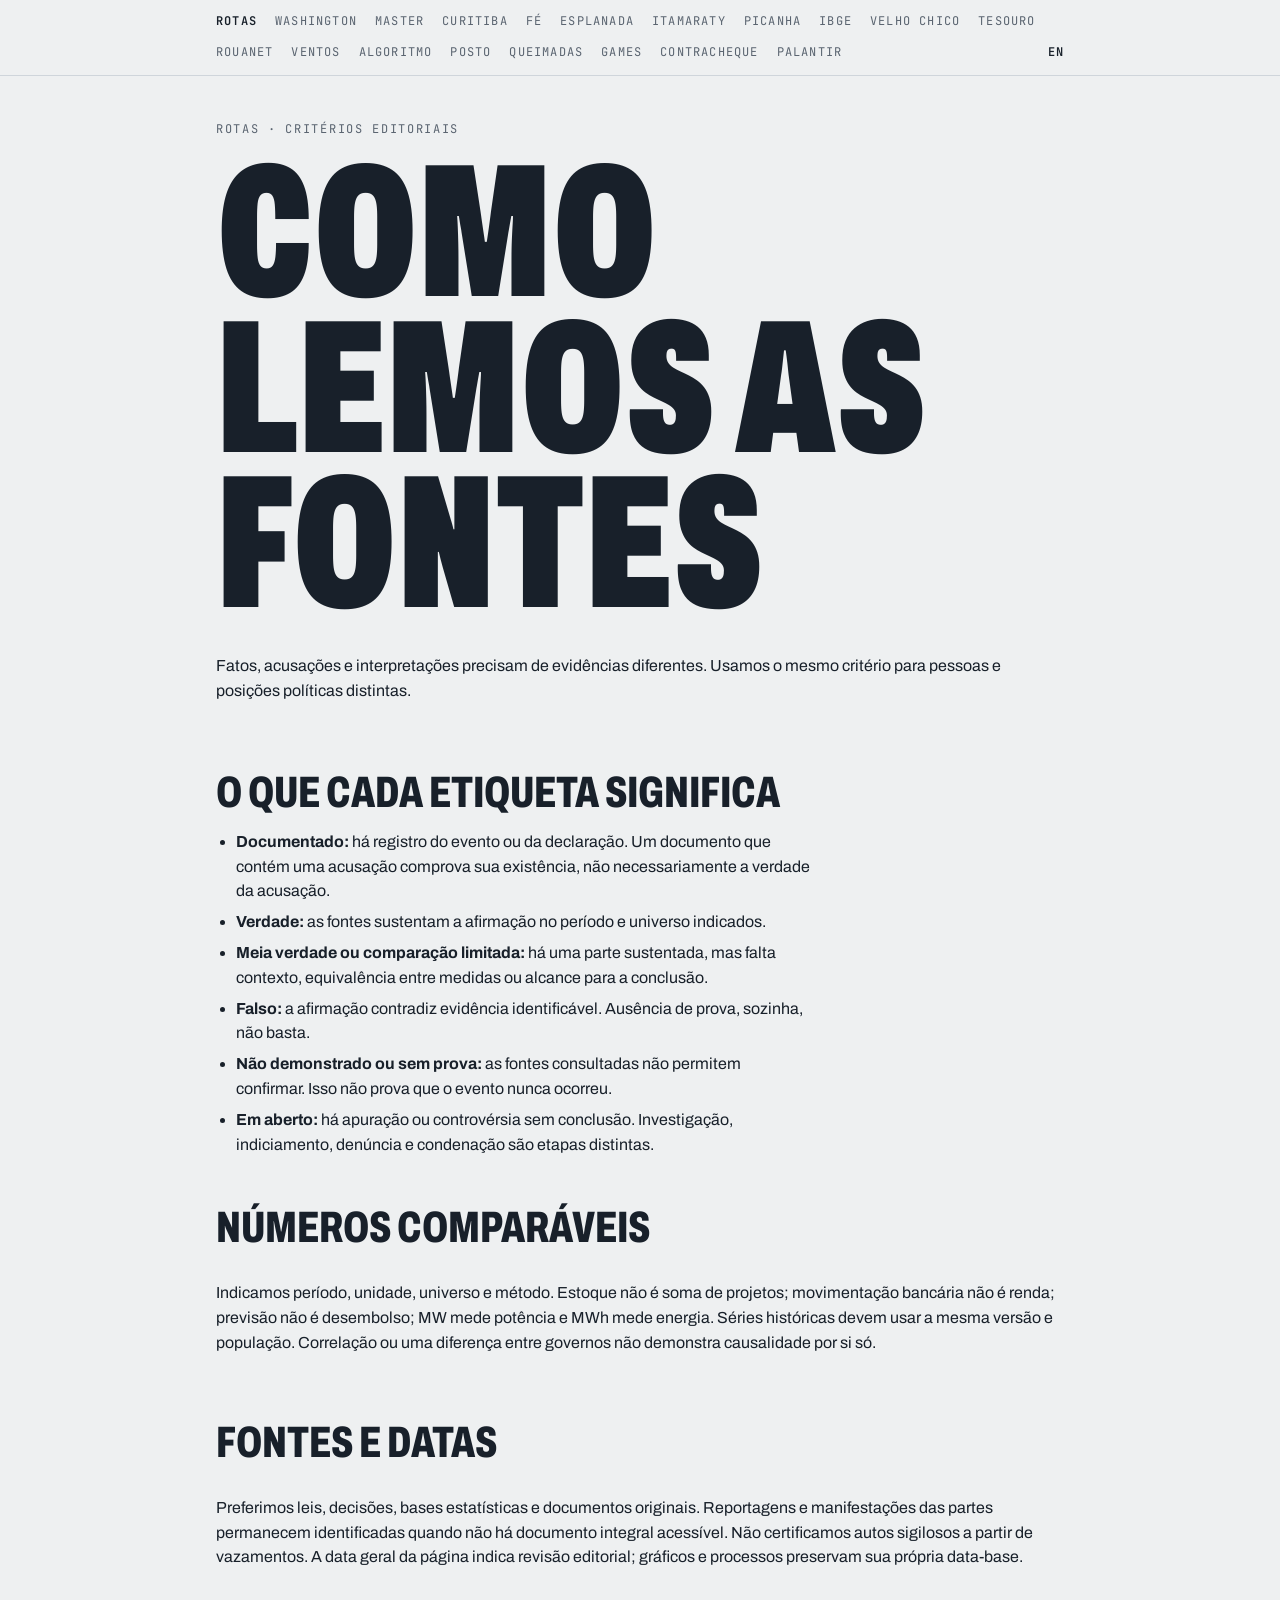
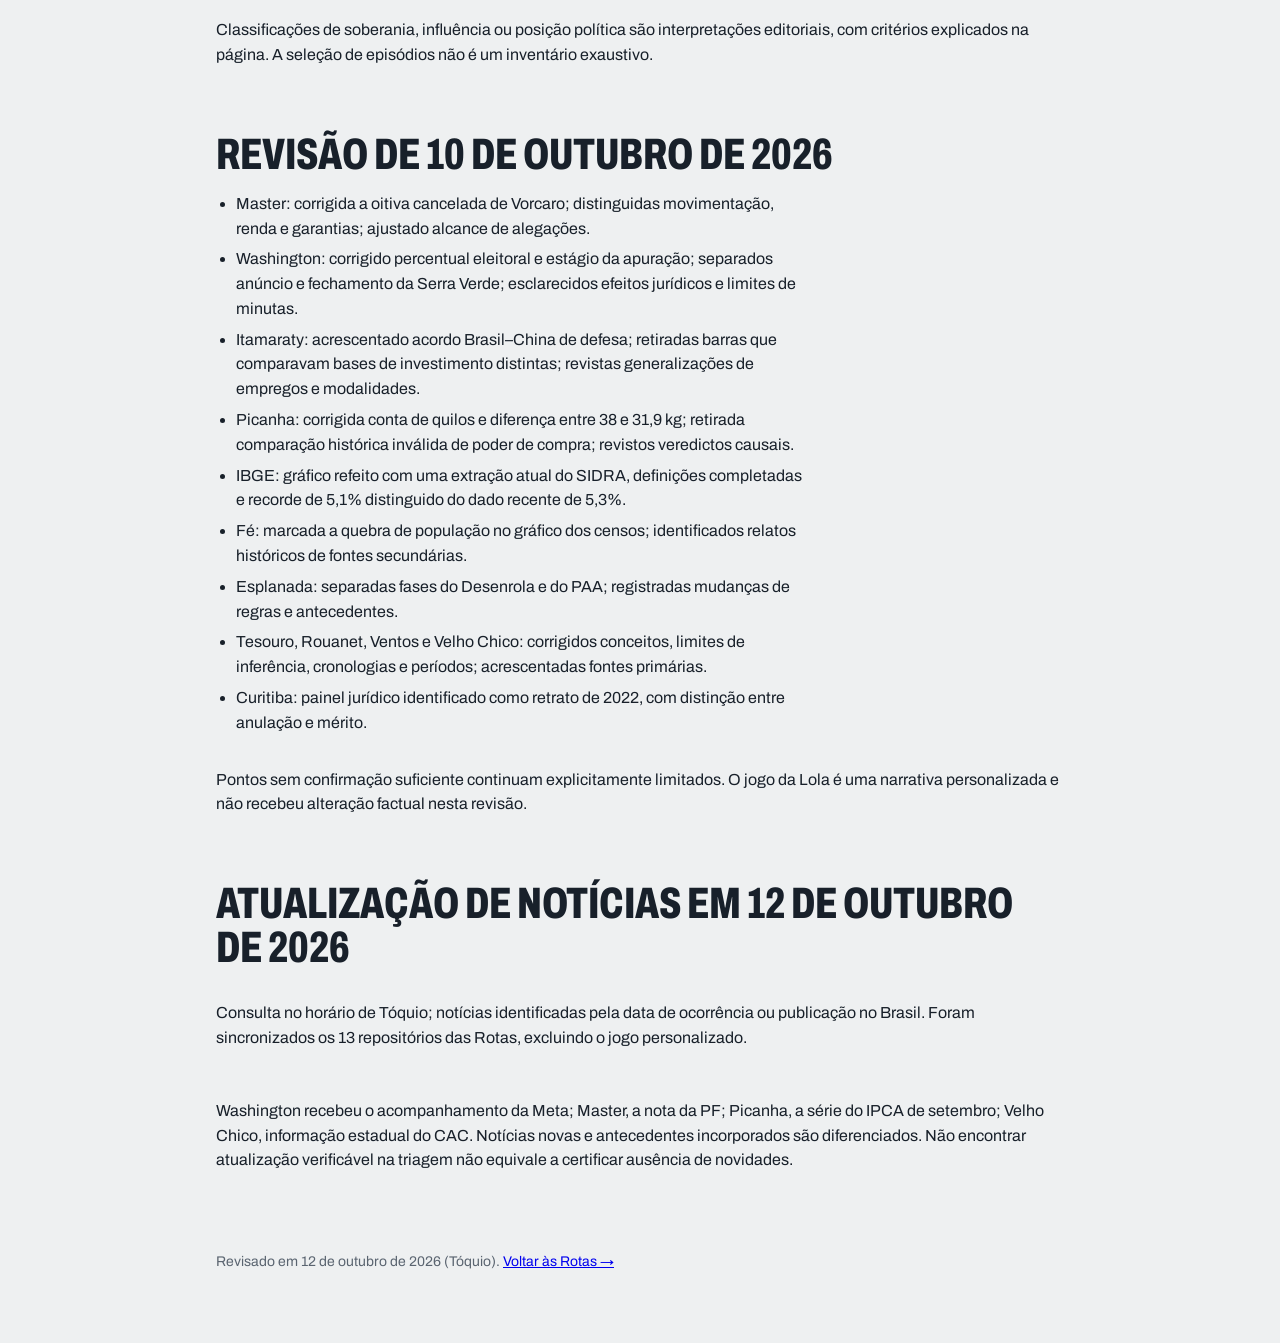
<file: metodologia.html>
<!doctype html>
<html lang="pt-BR"><head><meta charset="utf-8"><meta name="viewport" content="width=device-width, initial-scale=1, viewport-fit=cover">
<title>Metodologia · Rotas</title>
<meta name="description" content="Critérios editoriais das Rotas: fatos, alegações, fontes, comparações e histórico de correções.">
<style>:root{color-scheme:light;padding-top:env(safe-area-inset-top,0px);padding-bottom:env(safe-area-inset-bottom,0px)}img{max-width:100%}[hidden]{display:none!important}</style>
<link rel="preconnect" href="https://fonts.googleapis.com">
<link rel="stylesheet" href="https://fonts.googleapis.com/css2?family=Archivo:wdth,wght@62..125,400..900&family=Source+Serif+4:opsz,wght@8..60,400;8..60,600&family=JetBrains+Mono:wght@400;500;600&display=swap">
<style>
/* Layout: a transit map of the series. One line, one station per dossier, each in the dossier's own colour; below, the shared evidence standard. */
:root{
  --bg:#eef0f1; --paper:#f9fafa; --ink:#18202a; --muted:#5a6470; --line:#cfd5db;
  --accent:#18202a;
  --r-washington:#0e7c74; --r-master:#8a6512; --r-curitiba:#2f6b4f; --r-fe:#5b3a8c; --r-esplanada:#a8431e; --r-itamaraty:#9b2c6b; --r-picanha:#4f6b17; --r-ibge:#2c4a7e; --r-velho-chico:#94531a; --r-tesouro:#4b5563; --r-rouanet:#a3283c; --r-ventos:#0b6f94;
  --doc:#18202a; --alleg:#a3501a; --alleg-soft:#f8e6d7; --open:#5b4bb0; --open-soft:#e7e3f6;
  --display:"Archivo","Arial Narrow",Impact,sans-serif;
  --ui:"Archivo",system-ui,-apple-system,"Segoe UI",sans-serif;
  --mono:"JetBrains Mono",ui-monospace,Menlo,Consolas,monospace;
}
@media (prefers-color-scheme:dark){:root:not([data-theme="light"]){
  --bg:#10151b; --paper:#171e26; --ink:#e6eaef; --muted:#9aa5b1; --line:#2a333d; --accent:#e6eaef;
  --r-washington:#4cc3b6; --r-master:#e0b552; --r-curitiba:#6cc79a; --r-fe:#b79be6; --r-esplanada:#e98a5f; --r-itamaraty:#e58ab8; --r-picanha:#a9c95a; --r-ibge:#8fb0e6; --r-velho-chico:#e8a46a; --r-tesouro:#aab3bf; --r-rouanet:#f08f9c; --r-ventos:#5cc4e8;
  --doc:#e6eaef; --alleg:#f0a066; --alleg-soft:#3a2516; --open:#ab9ff0; --open-soft:#29254a; color-scheme:dark}}
:root[data-theme="dark"]{
  --bg:#10151b; --paper:#171e26; --ink:#e6eaef; --muted:#9aa5b1; --line:#2a333d; --accent:#e6eaef;
  --r-washington:#4cc3b6; --r-master:#e0b552; --r-curitiba:#6cc79a; --r-fe:#b79be6; --r-esplanada:#e98a5f; --r-itamaraty:#e58ab8; --r-picanha:#a9c95a; --r-ibge:#8fb0e6; --r-velho-chico:#e8a46a; --r-tesouro:#aab3bf; --r-rouanet:#f08f9c; --r-ventos:#5cc4e8;
  --doc:#e6eaef; --alleg:#f0a066; --alleg-soft:#3a2516; --open:#ab9ff0; --open-soft:#29254a; color-scheme:dark}
*{box-sizing:border-box}
body{margin:0;background:var(--bg);color:var(--ink);font-family:var(--ui);font-size:16px;line-height:1.55}
.wrap{max-width:880px;margin:0 auto;padding-inline:16px}
header{padding-block:44px 10px;display:grid;gap:16px}
.kicker{font-family:var(--mono);font-size:12px;letter-spacing:.14em;text-transform:uppercase;color:var(--muted)}
h1{font-family:var(--display);font-stretch:62%;font-weight:900;font-size:clamp(84px,22vw,190px);line-height:.82;margin:0;text-transform:uppercase}
.lede{font-size:19px;max-width:60ch;margin:0}
h2{font-family:var(--display);font-stretch:70%;font-weight:800;font-size:clamp(30px,6vw,44px);line-height:1;margin:0;text-transform:uppercase}

/* transit line */
.line{position:relative;display:grid;gap:0;padding-block:28px 8px}
.line::before{content:"";position:absolute;left:23px;top:44px;bottom:44px;width:6px;border-radius:3px;background:linear-gradient(var(--r-washington),var(--r-master),var(--r-curitiba),var(--r-fe),var(--r-esplanada),var(--r-itamaraty),var(--r-picanha),var(--r-ibge),var(--r-velho-chico),var(--r-tesouro),var(--r-rouanet),var(--r-ventos))}
.stop{position:relative;display:grid;grid-template-columns:52px minmax(0,1fr);gap:18px;padding-block:14px;text-decoration:none;color:var(--ink)}
.stop .pin{width:52px;height:52px;border-radius:50%;background:var(--paper);border:6px solid var(--c);position:relative;z-index:1;margin-top:6px;transition:transform .2s}
.stop:hover .pin,.stop:focus-visible .pin{transform:scale(1.12)}
.stop:focus-visible{outline:3px solid var(--c);outline-offset:4px;border-radius:4px}
.stop .body{background:var(--paper);border:1px solid var(--line);border-left:5px solid var(--c);border-radius:4px;padding:16px 18px;display:grid;gap:6px}
.stop .code{font-family:var(--mono);font-size:12px;letter-spacing:.12em;text-transform:uppercase;color:var(--c);font-weight:500}
.stop strong{font-family:var(--display);font-stretch:66%;font-weight:900;font-size:clamp(40px,9vw,60px);line-height:.9;text-transform:uppercase}
.stop p{margin:0;color:var(--muted);max-width:60ch}
.stop .meta{font-family:var(--mono);font-size:12px;color:var(--muted);display:flex;flex-wrap:wrap;gap:4px 16px}
.stop .go{font-family:var(--mono);font-size:13px;color:var(--c)}
.stop.next .pin{border-style:dashed;border-color:var(--line)}
.stop.next .body{border-left-color:var(--line);border-style:dashed}
.stop.next strong{color:var(--muted)}

/* shared standard */
.std{padding-block:40px 8px;display:grid;gap:16px}
.tags{display:grid;grid-template-columns:repeat(auto-fit,minmax(220px,1fr));gap:12px}
.tag{background:var(--paper);border:1px solid var(--line);border-radius:4px;padding:14px 16px;display:grid;gap:8px;align-content:start}
.tag p{margin:0;font-size:15px}
.ev{justify-self:start;font-family:var(--mono);font-size:11px;letter-spacing:.08em;text-transform:uppercase;padding:3px 8px;border-radius:2px;font-weight:500}
.ev.doc{background:var(--doc);color:var(--paper)}
.ev.open{background:var(--open-soft);color:var(--open);border:1px dashed var(--open)}
.ev.alleg{background:var(--alleg-soft);color:var(--alleg);border:1px solid var(--alleg)}
.rules{margin:0;padding-left:20px;display:grid;gap:6px;max-width:66ch}
footer{padding-block:40px 56px;color:var(--muted);font-size:14px}
@media (prefers-reduced-motion:reduce){.stop .pin{transition:none}}
</style>
</head><body>
<style>/* barra comum das Rotas */.rotas-bar .rb-lang{margin-left:auto;color:var(--accent);font-weight:600}.rotas-bar{border-bottom:1px solid var(--line);background:var(--bg);font-family:var(--mono);font-size:12px;letter-spacing:.1em;text-transform:uppercase}.rotas-bar>div{max-width:880px;margin:0 auto;padding:10px 16px;display:flex;flex-wrap:wrap;align-items:center;gap:6px 18px}.rotas-bar a{color:var(--muted);text-decoration:none;padding-block:2px;border-bottom:2px solid transparent}.rotas-bar a:hover{color:var(--ink)}.rotas-bar a[aria-current]{color:var(--ink);border-bottom-color:var(--accent)}.rotas-bar .rb-home{color:var(--accent);font-weight:600}.rotas-bar a:focus-visible{outline:3px solid var(--accent);outline-offset:2px}</style><nav class="rotas-bar" aria-label="Rotas"><div><a class="rb-home" href="https://fcarvalhodev.github.io/rotas/">Rotas</a><a href="https://fcarvalhodev.github.io/rota-washington/">Washington</a><a href="https://fcarvalhodev.github.io/rota-master/">Master</a><a href="https://fcarvalhodev.github.io/rota-curitiba/">Curitiba</a><a href="https://fcarvalhodev.github.io/rota-da-fe/">Fé</a><a href="https://fcarvalhodev.github.io/rota-esplanada/">Esplanada</a><a href="https://fcarvalhodev.github.io/rota-itamaraty/">Itamaraty</a><a href="https://fcarvalhodev.github.io/rota-da-picanha/">Picanha</a><a href="https://fcarvalhodev.github.io/rota-do-ibge/">IBGE</a><a href="https://fcarvalhodev.github.io/rota-velho-chico/">Velho Chico</a><a href="https://fcarvalhodev.github.io/rota-do-tesouro/">Tesouro</a><a href="https://fcarvalhodev.github.io/rota-rouanet/">Rouanet</a><a href="https://fcarvalhodev.github.io/rota-dos-ventos/">Ventos</a><a href="https://fcarvalhodev.github.io/rota-do-algoritmo/">Algoritmo</a><a href="https://fcarvalhodev.github.io/rota-do-posto/">Posto</a><a href="https://fcarvalhodev.github.io/rota-das-queimadas/">Queimadas</a><a href="https://fcarvalhodev.github.io/rota-dos-games/">Games</a><a href="https://fcarvalhodev.github.io/rota-do-contracheque/">Contracheque</a><a href="https://fcarvalhodev.github.io/rota-palantir/">Palantir</a><a class="rb-lang" href="en/metodologia.html" hreflang="en" lang="en">EN</a></div></nav>


<main class="wrap">
<header><div class="kicker">Rotas · critérios editoriais</div><h1>Como lemos as fontes</h1><p>Fatos, acusações e interpretações precisam de evidências diferentes. Usamos o mesmo critério para pessoas e posições políticas distintas.</p></header>
<section class="std"><h2>O que cada etiqueta significa</h2>
<ul class="rules"><li><b>Documentado:</b> há registro do evento ou da declaração. Um documento que contém uma acusação comprova sua existência, não necessariamente a verdade da acusação.</li>
<li><b>Verdade:</b> as fontes sustentam a afirmação no período e universo indicados.</li>
<li><b>Meia verdade ou comparação limitada:</b> há uma parte sustentada, mas falta contexto, equivalência entre medidas ou alcance para a conclusão.</li>
<li><b>Falso:</b> a afirmação contradiz evidência identificável. Ausência de prova, sozinha, não basta.</li>
<li><b>Não demonstrado ou sem prova:</b> as fontes consultadas não permitem confirmar. Isso não prova que o evento nunca ocorreu.</li>
<li><b>Em aberto:</b> há apuração ou controvérsia sem conclusão. Investigação, indiciamento, denúncia e condenação são etapas distintas.</li></ul></section>
<section class="std"><h2>Números comparáveis</h2><p>Indicamos período, unidade, universo e método. Estoque não é soma de projetos; movimentação bancária não é renda; previsão não é desembolso; MW mede potência e MWh mede energia. Séries históricas devem usar a mesma versão e população. Correlação ou uma diferença entre governos não demonstra causalidade por si só.</p></section>
<section class="std"><h2>Fontes e datas</h2><p>Preferimos leis, decisões, bases estatísticas e documentos originais. Reportagens e manifestações das partes permanecem identificadas quando não há documento integral acessível. Não certificamos autos sigilosos a partir de vazamentos. A data geral da página indica revisão editorial; gráficos e processos preservam sua própria data-base.</p><p>Classificações de soberania, influência ou posição política são interpretações editoriais, com critérios explicados na página. A seleção de episódios não é um inventário exaustivo.</p></section>
<section class="std"><h2>Revisão de 10 de outubro de 2026</h2><ul class="rules">
<li>Master: corrigida a oitiva cancelada de Vorcaro; distinguidas movimentação, renda e garantias; ajustado alcance de alegações.</li>
<li>Washington: corrigido percentual eleitoral e estágio da apuração; separados anúncio e fechamento da Serra Verde; esclarecidos efeitos jurídicos e limites de minutas.</li>
<li>Itamaraty: acrescentado acordo Brasil–China de defesa; retiradas barras que comparavam bases de investimento distintas; revistas generalizações de empregos e modalidades.</li>
<li>Picanha: corrigida conta de quilos e diferença entre 38 e 31,9 kg; retirada comparação histórica inválida de poder de compra; revistos veredictos causais.</li>
<li>IBGE: gráfico refeito com uma extração atual do SIDRA, definições completadas e recorde de 5,1% distinguido do dado recente de 5,3%.</li>
<li>Fé: marcada a quebra de população no gráfico dos censos; identificados relatos históricos de fontes secundárias.</li>
<li>Esplanada: separadas fases do Desenrola e do PAA; registradas mudanças de regras e antecedentes.</li>
<li>Tesouro, Rouanet, Ventos e Velho Chico: corrigidos conceitos, limites de inferência, cronologias e períodos; acrescentadas fontes primárias.</li>
<li>Curitiba: painel jurídico identificado como retrato de 2022, com distinção entre anulação e mérito.</li>
</ul><p>Pontos sem confirmação suficiente continuam explicitamente limitados. O jogo da Lola é uma narrativa personalizada e não recebeu alteração factual nesta revisão.</p></section>
<section class="std"><h2>Atualização de notícias em 12 de outubro de 2026</h2><p>Consulta no horário de Tóquio; notícias identificadas pela data de ocorrência ou publicação no Brasil. Foram sincronizados os 13 repositórios das Rotas, excluindo o jogo personalizado.</p><p>Washington recebeu o acompanhamento da Meta; Master, a nota da PF; Picanha, a série do IPCA de setembro; Velho Chico, informação estadual do CAC. Notícias novas e antecedentes incorporados são diferenciados. Não encontrar atualização verificável na triagem não equivale a certificar ausência de novidades.</p></section>
<footer><p>Revisado em 12 de outubro de 2026 (Tóquio). <a href="./">Voltar às Rotas →</a></p></footer>
</main>
</body></html>
</file>
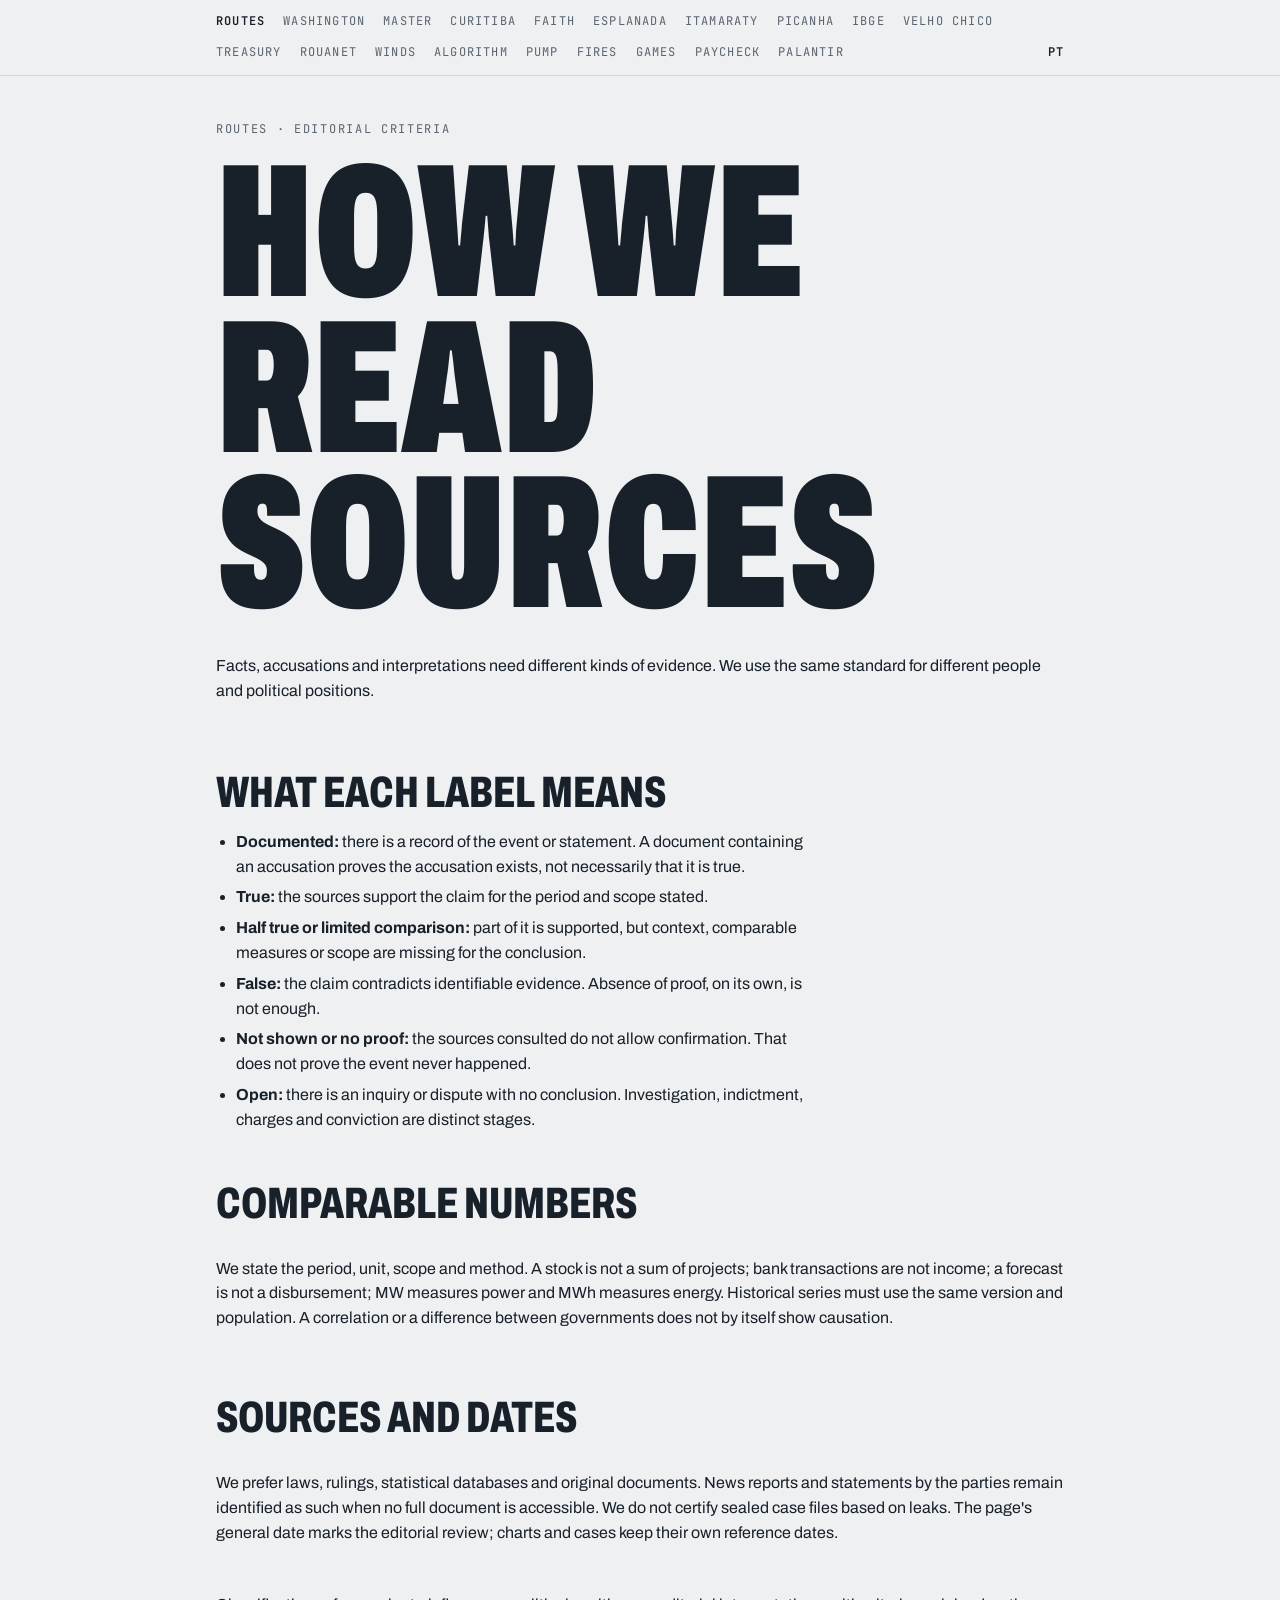
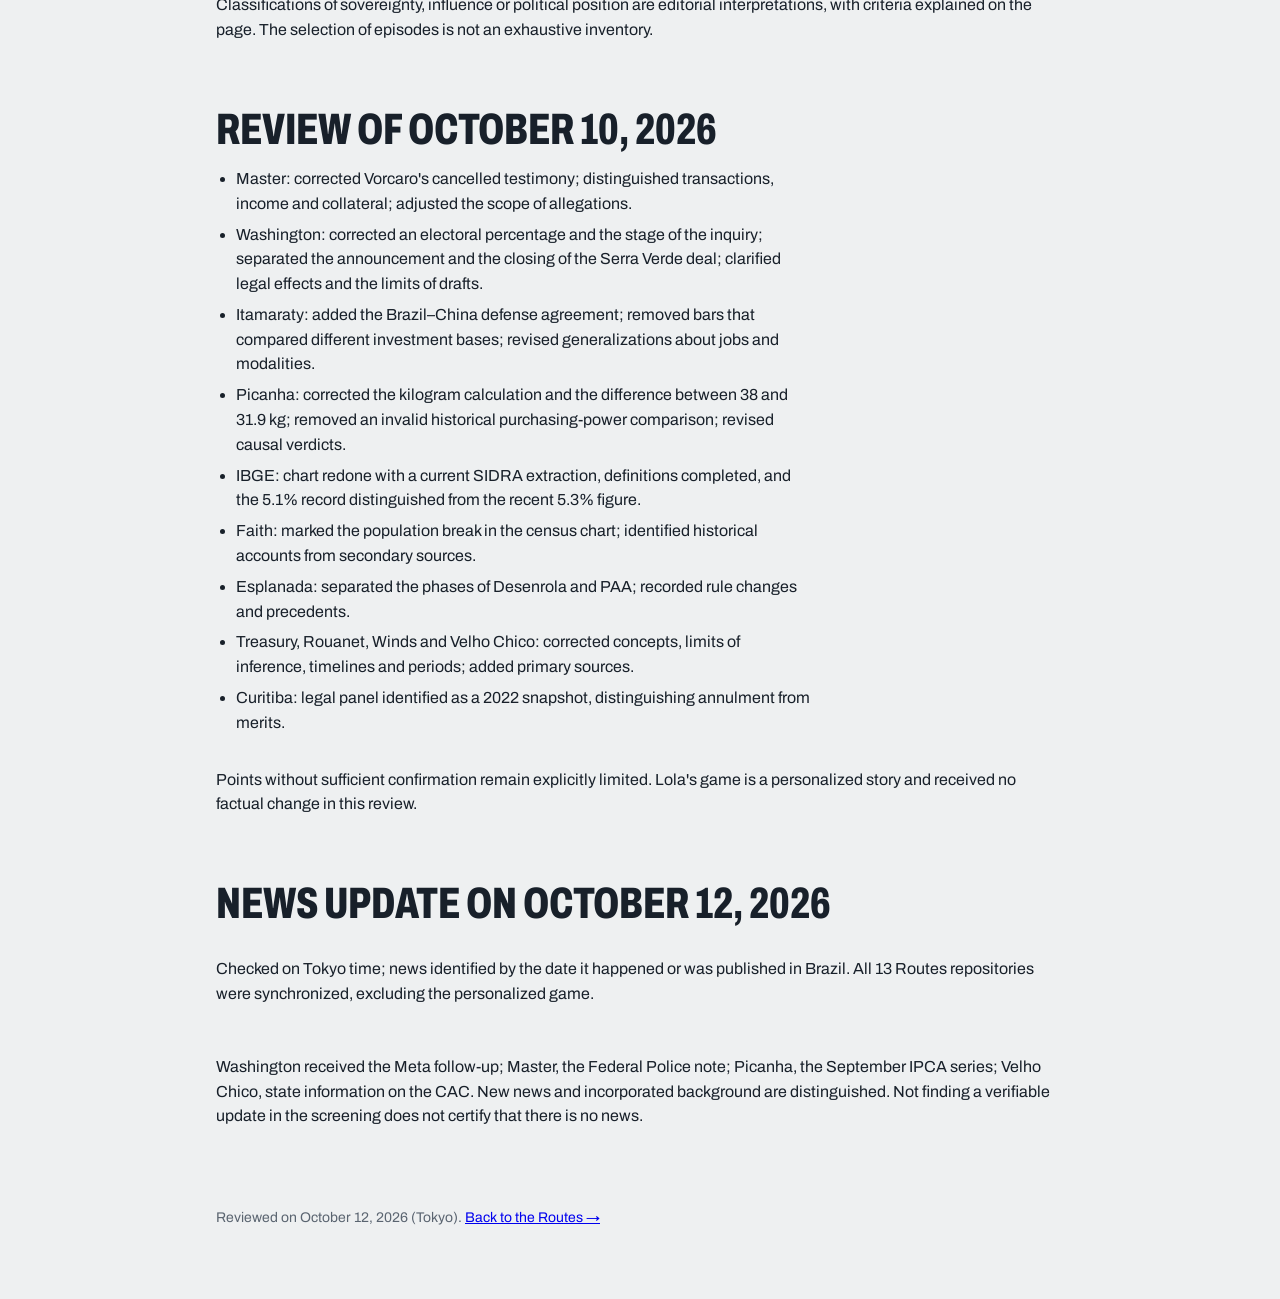
<file: en/metodologia.html>
<!doctype html>
<html lang="en"><head><meta charset="utf-8"><meta name="viewport" content="width=device-width, initial-scale=1, viewport-fit=cover">
<title>Methodology · Routes</title>
<meta name="description" content="The Routes' editorial criteria: facts, allegations, sources, comparisons and correction history.">
<style>:root{color-scheme:light;padding-top:env(safe-area-inset-top,0px);padding-bottom:env(safe-area-inset-bottom,0px)}img{max-width:100%}[hidden]{display:none!important}</style>
<link rel="preconnect" href="https://fonts.googleapis.com">
<link rel="stylesheet" href="https://fonts.googleapis.com/css2?family=Archivo:wdth,wght@62..125,400..900&family=Source+Serif+4:opsz,wght@8..60,400;8..60,600&family=JetBrains+Mono:wght@400;500;600&display=swap">
<style>
/* Layout: a transit map of the series. One line, one station per dossier, each in the dossier's own colour; below, the shared evidence standard. */
:root{
  --bg:#eef0f1; --paper:#f9fafa; --ink:#18202a; --muted:#5a6470; --line:#cfd5db;
  --accent:#18202a;
  --r-washington:#0e7c74; --r-master:#8a6512; --r-curitiba:#2f6b4f; --r-fe:#5b3a8c; --r-esplanada:#a8431e; --r-itamaraty:#9b2c6b; --r-picanha:#4f6b17; --r-ibge:#2c4a7e; --r-velho-chico:#94531a; --r-tesouro:#4b5563; --r-rouanet:#a3283c; --r-ventos:#0b6f94;
  --doc:#18202a; --alleg:#a3501a; --alleg-soft:#f8e6d7; --open:#5b4bb0; --open-soft:#e7e3f6;
  --display:"Archivo","Arial Narrow",Impact,sans-serif;
  --ui:"Archivo",system-ui,-apple-system,"Segoe UI",sans-serif;
  --mono:"JetBrains Mono",ui-monospace,Menlo,Consolas,monospace;
}
@media (prefers-color-scheme:dark){:root:not([data-theme="light"]){
  --bg:#10151b; --paper:#171e26; --ink:#e6eaef; --muted:#9aa5b1; --line:#2a333d; --accent:#e6eaef;
  --r-washington:#4cc3b6; --r-master:#e0b552; --r-curitiba:#6cc79a; --r-fe:#b79be6; --r-esplanada:#e98a5f; --r-itamaraty:#e58ab8; --r-picanha:#a9c95a; --r-ibge:#8fb0e6; --r-velho-chico:#e8a46a; --r-tesouro:#aab3bf; --r-rouanet:#f08f9c; --r-ventos:#5cc4e8;
  --doc:#e6eaef; --alleg:#f0a066; --alleg-soft:#3a2516; --open:#ab9ff0; --open-soft:#29254a; color-scheme:dark}}
:root[data-theme="dark"]{
  --bg:#10151b; --paper:#171e26; --ink:#e6eaef; --muted:#9aa5b1; --line:#2a333d; --accent:#e6eaef;
  --r-washington:#4cc3b6; --r-master:#e0b552; --r-curitiba:#6cc79a; --r-fe:#b79be6; --r-esplanada:#e98a5f; --r-itamaraty:#e58ab8; --r-picanha:#a9c95a; --r-ibge:#8fb0e6; --r-velho-chico:#e8a46a; --r-tesouro:#aab3bf; --r-rouanet:#f08f9c; --r-ventos:#5cc4e8;
  --doc:#e6eaef; --alleg:#f0a066; --alleg-soft:#3a2516; --open:#ab9ff0; --open-soft:#29254a; color-scheme:dark}
*{box-sizing:border-box}
body{margin:0;background:var(--bg);color:var(--ink);font-family:var(--ui);font-size:16px;line-height:1.55}
.wrap{max-width:880px;margin:0 auto;padding-inline:16px}
header{padding-block:44px 10px;display:grid;gap:16px}
.kicker{font-family:var(--mono);font-size:12px;letter-spacing:.14em;text-transform:uppercase;color:var(--muted)}
h1{font-family:var(--display);font-stretch:62%;font-weight:900;font-size:clamp(84px,22vw,190px);line-height:.82;margin:0;text-transform:uppercase}
.lede{font-size:19px;max-width:60ch;margin:0}
h2{font-family:var(--display);font-stretch:70%;font-weight:800;font-size:clamp(30px,6vw,44px);line-height:1;margin:0;text-transform:uppercase}

/* transit line */
.line{position:relative;display:grid;gap:0;padding-block:28px 8px}
.line::before{content:"";position:absolute;left:23px;top:44px;bottom:44px;width:6px;border-radius:3px;background:linear-gradient(var(--r-washington),var(--r-master),var(--r-curitiba),var(--r-fe),var(--r-esplanada),var(--r-itamaraty),var(--r-picanha),var(--r-ibge),var(--r-velho-chico),var(--r-tesouro),var(--r-rouanet),var(--r-ventos))}
.stop{position:relative;display:grid;grid-template-columns:52px minmax(0,1fr);gap:18px;padding-block:14px;text-decoration:none;color:var(--ink)}
.stop .pin{width:52px;height:52px;border-radius:50%;background:var(--paper);border:6px solid var(--c);position:relative;z-index:1;margin-top:6px;transition:transform .2s}
.stop:hover .pin,.stop:focus-visible .pin{transform:scale(1.12)}
.stop:focus-visible{outline:3px solid var(--c);outline-offset:4px;border-radius:4px}
.stop .body{background:var(--paper);border:1px solid var(--line);border-left:5px solid var(--c);border-radius:4px;padding:16px 18px;display:grid;gap:6px}
.stop .code{font-family:var(--mono);font-size:12px;letter-spacing:.12em;text-transform:uppercase;color:var(--c);font-weight:500}
.stop strong{font-family:var(--display);font-stretch:66%;font-weight:900;font-size:clamp(40px,9vw,60px);line-height:.9;text-transform:uppercase}
.stop p{margin:0;color:var(--muted);max-width:60ch}
.stop .meta{font-family:var(--mono);font-size:12px;color:var(--muted);display:flex;flex-wrap:wrap;gap:4px 16px}
.stop .go{font-family:var(--mono);font-size:13px;color:var(--c)}
.stop.next .pin{border-style:dashed;border-color:var(--line)}
.stop.next .body{border-left-color:var(--line);border-style:dashed}
.stop.next strong{color:var(--muted)}

/* shared standard */
.std{padding-block:40px 8px;display:grid;gap:16px}
.tags{display:grid;grid-template-columns:repeat(auto-fit,minmax(220px,1fr));gap:12px}
.tag{background:var(--paper);border:1px solid var(--line);border-radius:4px;padding:14px 16px;display:grid;gap:8px;align-content:start}
.tag p{margin:0;font-size:15px}
.ev{justify-self:start;font-family:var(--mono);font-size:11px;letter-spacing:.08em;text-transform:uppercase;padding:3px 8px;border-radius:2px;font-weight:500}
.ev.doc{background:var(--doc);color:var(--paper)}
.ev.open{background:var(--open-soft);color:var(--open);border:1px dashed var(--open)}
.ev.alleg{background:var(--alleg-soft);color:var(--alleg);border:1px solid var(--alleg)}
.rules{margin:0;padding-left:20px;display:grid;gap:6px;max-width:66ch}
footer{padding-block:40px 56px;color:var(--muted);font-size:14px}
@media (prefers-reduced-motion:reduce){.stop .pin{transition:none}}
</style>
</head><body>
<style>/* barra comum das Rotas */.rotas-bar .rb-lang{margin-left:auto;color:var(--accent);font-weight:600}.rotas-bar{border-bottom:1px solid var(--line);background:var(--bg);font-family:var(--mono);font-size:12px;letter-spacing:.1em;text-transform:uppercase}.rotas-bar>div{max-width:880px;margin:0 auto;padding:10px 16px;display:flex;flex-wrap:wrap;align-items:center;gap:6px 18px}.rotas-bar a{color:var(--muted);text-decoration:none;padding-block:2px;border-bottom:2px solid transparent}.rotas-bar a:hover{color:var(--ink)}.rotas-bar a[aria-current]{color:var(--ink);border-bottom-color:var(--accent)}.rotas-bar .rb-home{color:var(--accent);font-weight:600}.rotas-bar a:focus-visible{outline:3px solid var(--accent);outline-offset:2px}</style><nav class="rotas-bar" aria-label="Routes"><div><a class="rb-home" href="https://fcarvalhodev.github.io/rotas/en/">Routes</a><a href="https://fcarvalhodev.github.io/rota-washington/en/">Washington</a><a href="https://fcarvalhodev.github.io/rota-master/en/">Master</a><a href="https://fcarvalhodev.github.io/rota-curitiba/en/">Curitiba</a><a href="https://fcarvalhodev.github.io/rota-da-fe/en/">Faith</a><a href="https://fcarvalhodev.github.io/rota-esplanada/en/">Esplanada</a><a href="https://fcarvalhodev.github.io/rota-itamaraty/en/">Itamaraty</a><a href="https://fcarvalhodev.github.io/rota-da-picanha/en/">Picanha</a><a href="https://fcarvalhodev.github.io/rota-do-ibge/en/">IBGE</a><a href="https://fcarvalhodev.github.io/rota-velho-chico/en/">Velho Chico</a><a href="https://fcarvalhodev.github.io/rota-do-tesouro/en/">Treasury</a><a href="https://fcarvalhodev.github.io/rota-rouanet/en/">Rouanet</a><a href="https://fcarvalhodev.github.io/rota-dos-ventos/en/">Winds</a><a href="https://fcarvalhodev.github.io/rota-do-algoritmo/en/">Algorithm</a><a href="https://fcarvalhodev.github.io/rota-do-posto/en/">Pump</a><a href="https://fcarvalhodev.github.io/rota-das-queimadas/en/">Fires</a><a href="https://fcarvalhodev.github.io/rota-dos-games/en/">Games</a><a href="https://fcarvalhodev.github.io/rota-do-contracheque/en/">Paycheck</a><a href="https://fcarvalhodev.github.io/rota-palantir/en/">Palantir</a><a class="rb-lang" href="../metodologia.html" hreflang="pt-BR" lang="pt-BR">PT</a></div></nav>


<main class="wrap">
<header><div class="kicker">Routes · editorial criteria</div><h1>How we read sources</h1><p>Facts, accusations and interpretations need different kinds of evidence. We use the same standard for different people and political positions.</p></header>
<section class="std"><h2>What each label means</h2>
<ul class="rules"><li><b>Documented:</b> there is a record of the event or statement. A document containing an accusation proves the accusation exists, not necessarily that it is true.</li>
<li><b>True:</b> the sources support the claim for the period and scope stated.</li>
<li><b>Half true or limited comparison:</b> part of it is supported, but context, comparable measures or scope are missing for the conclusion.</li>
<li><b>False:</b> the claim contradicts identifiable evidence. Absence of proof, on its own, is not enough.</li>
<li><b>Not shown or no proof:</b> the sources consulted do not allow confirmation. That does not prove the event never happened.</li>
<li><b>Open:</b> there is an inquiry or dispute with no conclusion. Investigation, indictment, charges and conviction are distinct stages.</li></ul></section>
<section class="std"><h2>Comparable numbers</h2><p>We state the period, unit, scope and method. A stock is not a sum of projects; bank transactions are not income; a forecast is not a disbursement; MW measures power and MWh measures energy. Historical series must use the same version and population. A correlation or a difference between governments does not by itself show causation.</p></section>
<section class="std"><h2>Sources and dates</h2><p>We prefer laws, rulings, statistical databases and original documents. News reports and statements by the parties remain identified as such when no full document is accessible. We do not certify sealed case files based on leaks. The page's general date marks the editorial review; charts and cases keep their own reference dates.</p><p>Classifications of sovereignty, influence or political position are editorial interpretations, with criteria explained on the page. The selection of episodes is not an exhaustive inventory.</p></section>
<section class="std"><h2>Review of October 10, 2026</h2><ul class="rules">
<li>Master: corrected Vorcaro's cancelled testimony; distinguished transactions, income and collateral; adjusted the scope of allegations.</li>
<li>Washington: corrected an electoral percentage and the stage of the inquiry; separated the announcement and the closing of the Serra Verde deal; clarified legal effects and the limits of drafts.</li>
<li>Itamaraty: added the Brazil–China defense agreement; removed bars that compared different investment bases; revised generalizations about jobs and modalities.</li>
<li>Picanha: corrected the kilogram calculation and the difference between 38 and 31.9 kg; removed an invalid historical purchasing-power comparison; revised causal verdicts.</li>
<li>IBGE: chart redone with a current SIDRA extraction, definitions completed, and the 5.1% record distinguished from the recent 5.3% figure.</li>
<li>Faith: marked the population break in the census chart; identified historical accounts from secondary sources.</li>
<li>Esplanada: separated the phases of Desenrola and PAA; recorded rule changes and precedents.</li>
<li>Treasury, Rouanet, Winds and Velho Chico: corrected concepts, limits of inference, timelines and periods; added primary sources.</li>
<li>Curitiba: legal panel identified as a 2022 snapshot, distinguishing annulment from merits.</li>
</ul><p>Points without sufficient confirmation remain explicitly limited. Lola's game is a personalized story and received no factual change in this review.</p></section>
<section class="std"><h2>News update on October 12, 2026</h2><p>Checked on Tokyo time; news identified by the date it happened or was published in Brazil. All 13 Routes repositories were synchronized, excluding the personalized game.</p><p>Washington received the Meta follow-up; Master, the Federal Police note; Picanha, the September IPCA series; Velho Chico, state information on the CAC. New news and incorporated background are distinguished. Not finding a verifiable update in the screening does not certify that there is no news.</p></section>
<footer><p>Reviewed on October 12, 2026 (Tokyo). <a href="./">Back to the Routes →</a></p></footer>
</main>
</body></html>
</file>
